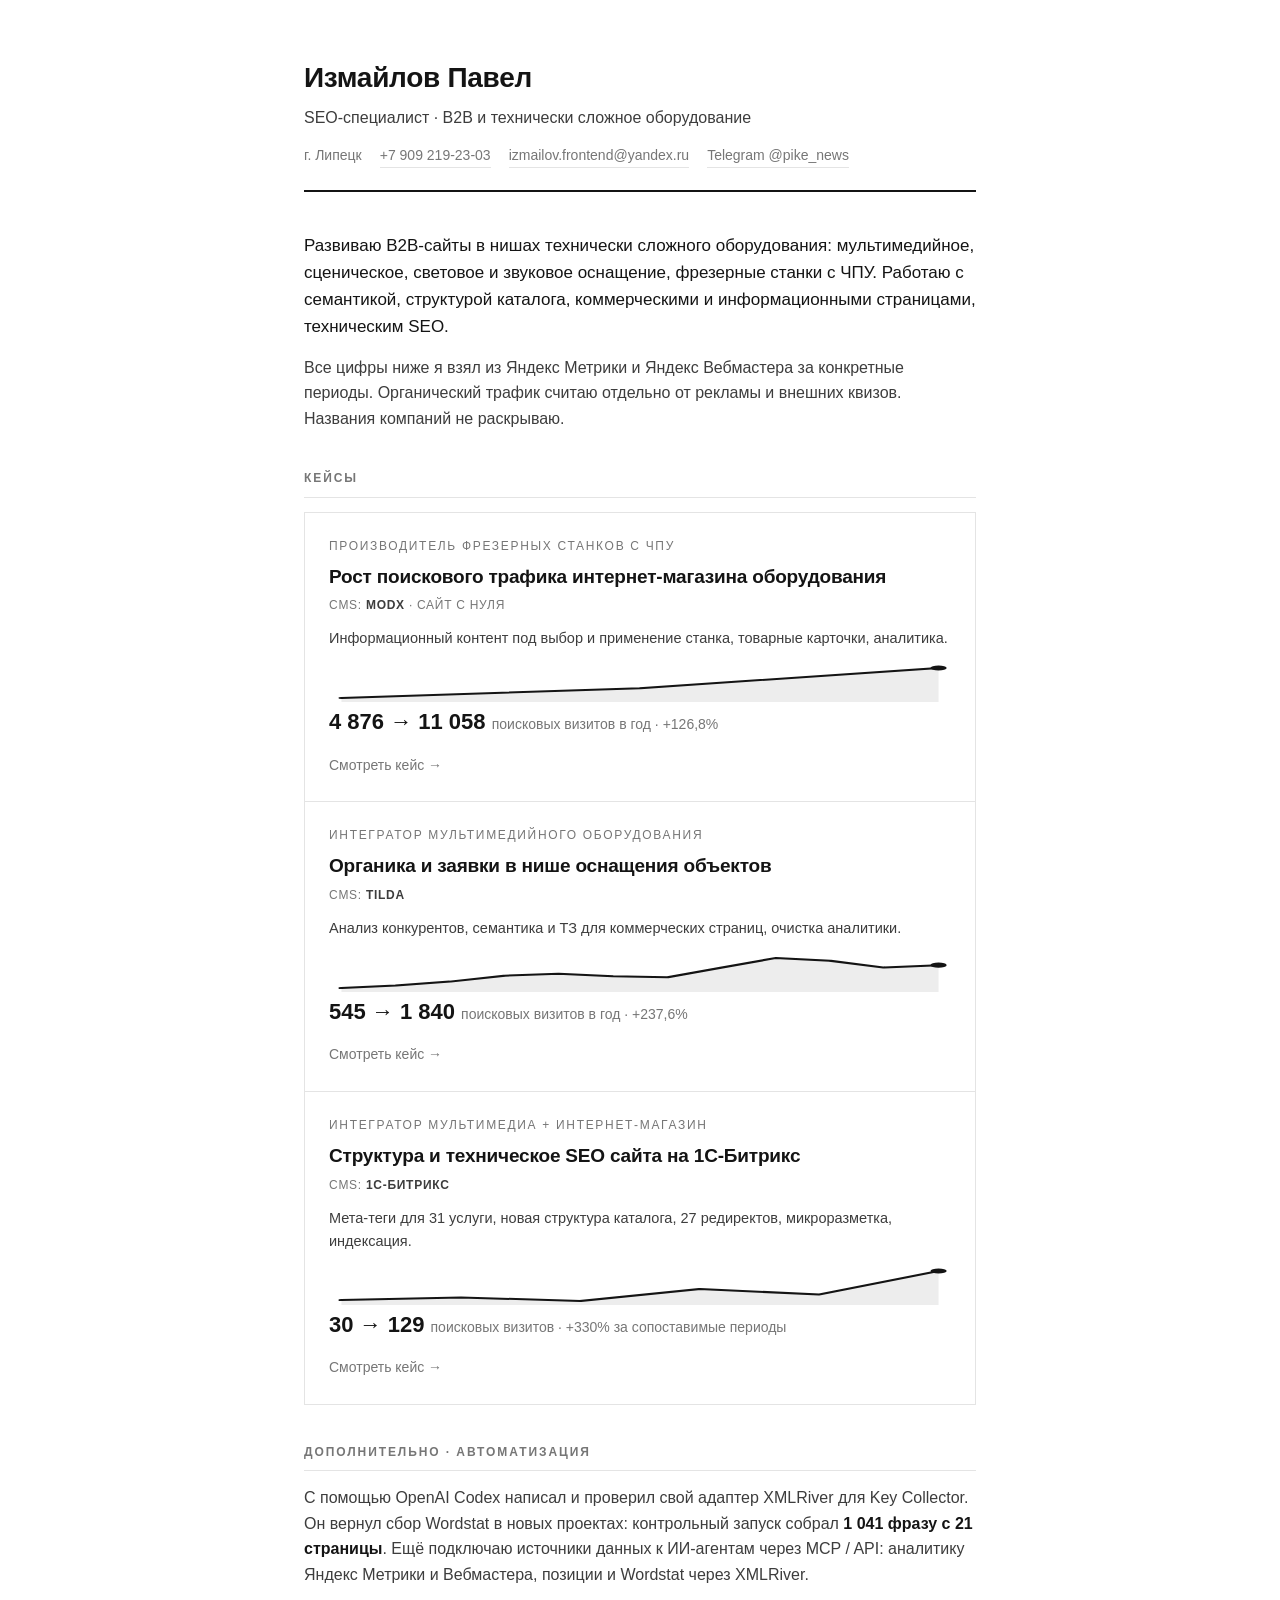
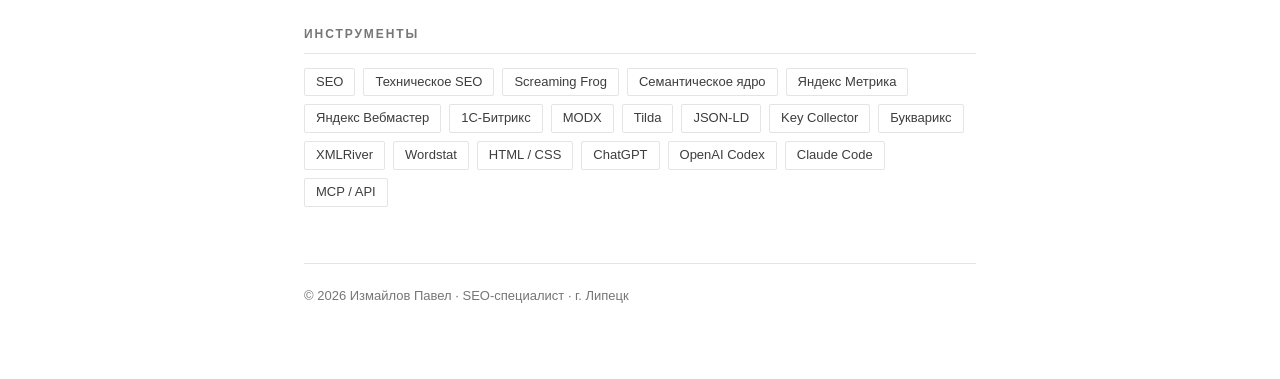
<file: index.html>
<!DOCTYPE html>
<html lang="ru">
<head>
<meta charset="UTF-8">
<meta name="viewport" content="width=device-width, initial-scale=1">
<title>Измайлов Павел — SEO-специалист · кейсы</title>
<meta name="description" content="SEO-специалист по B2B-проектам и технически сложному оборудованию. Кейсы с цифрами из Яндекс Метрики и Вебмастера.">
<link rel="stylesheet" href="styles.css">
</head>
<body>
<div class="wrap">

  <header class="masthead">
    <h1>Измайлов Павел</h1>
    <div class="role">SEO-специалист · B2B и технически сложное оборудование</div>
    <div class="contacts">
      <span>г. Липецк</span>
      <a href="tel:+79092192303">+7 909 219-23-03</a>
      <a href="mailto:izmailov.frontend@yandex.ru">izmailov.frontend@yandex.ru</a>
      <a href="https://t.me/pike_news">Telegram @pike_news</a>
    </div>
  </header>

  <section>
    <p class="lead">Развиваю B2B-сайты в нишах технически сложного оборудования: мультимедийное,
    сценическое, световое и звуковое оснащение, фрезерные станки с ЧПУ. Работаю с семантикой,
    структурой каталога, коммерческими и информационными страницами, техническим SEO.</p>
    <p style="margin-top:14px">Все цифры ниже я взял из Яндекс&nbsp;Метрики и Яндекс&nbsp;Вебмастера
    за конкретные периоды. Органический трафик считаю отдельно от рекламы и внешних квизов. Названия
    компаний не раскрываю.</p>
  </section>

  <section>
    <span class="eyebrow">Кейсы</span>
    <div class="cases">

      <a class="case-card" href="case-cnc.html">
        <div class="kicker">Производитель фрезерных станков с ЧПУ</div>
        <h3>Рост поискового трафика интернет-магазина оборудования</h3>
        <div class="cms">CMS: <b>MODX</b> · сайт с нуля</div>
        <p>Информационный контент под выбор и применение станка, товарные карточки, аналитика.</p>
        <svg class="spark" viewBox="0 0 200 38" preserveAspectRatio="none" role="img" aria-label="Рост поисковых визитов по годам"><path class="sarea" d="M4.0,38 L4.0,34.0 L100.0,24.2 L196.0,4.0 L196.0,38 Z"/><path class="sline" d="M4.0,34.0 L100.0,24.2 L196.0,4.0"/><circle class="sdot" cx="196.0" cy="4.0" r="2.6"/></svg>
        <div class="cc-metric">4 876 → 11 058 <span>поисковых визитов в год · +126,8%</span></div>
        <div class="go">Смотреть кейс →</div>
      </a>

      <a class="case-card" href="case-multimedia.html">
        <div class="kicker">Интегратор мультимедийного оборудования</div>
        <h3>Органика и заявки в нише оснащения объектов</h3>
        <div class="cms">CMS: <b>Tilda</b></div>
        <p>Анализ конкурентов, семантика и ТЗ для коммерческих страниц, очистка аналитики.</p>
        <svg class="spark" viewBox="0 0 200 38" preserveAspectRatio="none" role="img" aria-label="Поисковые визиты по месяцам 2025"><path class="sarea" d="M4.0,38 L4.0,34.0 L21.5,31.4 L38.9,27.6 L56.4,21.7 L73.8,19.8 L91.3,22.2 L108.7,23.3 L126.2,13.7 L143.6,4.0 L161.1,6.7 L178.5,13.6 L196.0,11.2 L196.0,38 Z"/><path class="sline" d="M4.0,34.0 L21.5,31.4 L38.9,27.6 L56.4,21.7 L73.8,19.8 L91.3,22.2 L108.7,23.3 L126.2,13.7 L143.6,4.0 L161.1,6.7 L178.5,13.6 L196.0,11.2"/><circle class="sdot" cx="196.0" cy="11.2" r="2.6"/></svg>
        <div class="cc-metric">545 → 1 840 <span>поисковых визитов в год · +237,6%</span></div>
        <div class="go">Смотреть кейс →</div>
      </a>

      <a class="case-card" href="case-multimedia-shop.html">
        <div class="kicker">Интегратор мультимедиа + интернет-магазин</div>
        <h3>Структура и техническое SEO сайта на 1С-Битрикс</h3>
        <div class="cms">CMS: <b>1С-Битрикс</b></div>
        <p>Мета-теги для 31 услуги, новая структура каталога, 27 редиректов, микроразметка, индексация.</p>
        <svg class="spark" viewBox="0 0 200 38" preserveAspectRatio="none" role="img" aria-label="Поисковые визиты по месяцам 2026"><path class="sarea" d="M4.0,38 L4.0,33.1 L42.4,30.4 L80.8,34.0 L119.2,22.0 L157.6,27.5 L196.0,4.0 L196.0,38 Z"/><path class="sline" d="M4.0,33.1 L42.4,30.4 L80.8,34.0 L119.2,22.0 L157.6,27.5 L196.0,4.0"/><circle class="sdot" cx="196.0" cy="4.0" r="2.6"/></svg>
        <div class="cc-metric">30 → 129 <span>поисковых визитов · +330% за сопоставимые периоды</span></div>
        <div class="go">Смотреть кейс →</div>
      </a>

    </div>
  </section>

  <section>
    <span class="eyebrow">Дополнительно · автоматизация</span>
    <p>С помощью OpenAI&nbsp;Codex написал и проверил свой адаптер XMLRiver для Key&nbsp;Collector.
    Он вернул сбор Wordstat в новых проектах: контрольный запуск собрал
    <strong>1&nbsp;041 фразу с 21 страницы</strong>. Ещё подключаю источники данных к ИИ-агентам через
    MCP&nbsp;/&nbsp;API: аналитику Яндекс&nbsp;Метрики и Вебмастера, позиции и Wordstat через XMLRiver.</p>
  </section>

  <section>
    <span class="eyebrow">Инструменты</span>
    <div class="tools">
      <span>SEO</span><span>Техническое SEO</span><span>Screaming Frog</span><span>Семантическое ядро</span>
      <span>Яндекс Метрика</span><span>Яндекс Вебмастер</span>
      <span>1С-Битрикс</span><span>MODX</span><span>Tilda</span><span>JSON-LD</span>
      <span>Key Collector</span><span>Букварикс</span><span>XMLRiver</span><span>Wordstat</span>
      <span>HTML / CSS</span><span>ChatGPT</span><span>OpenAI Codex</span>
      <span>Claude Code</span><span>MCP / API</span>
    </div>
  </section>

  <footer class="site-foot">
    <div>© 2026 Измайлов Павел · SEO-специалист · г. Липецк</div>
  </footer>

</div>
</body>
</html>
</file>
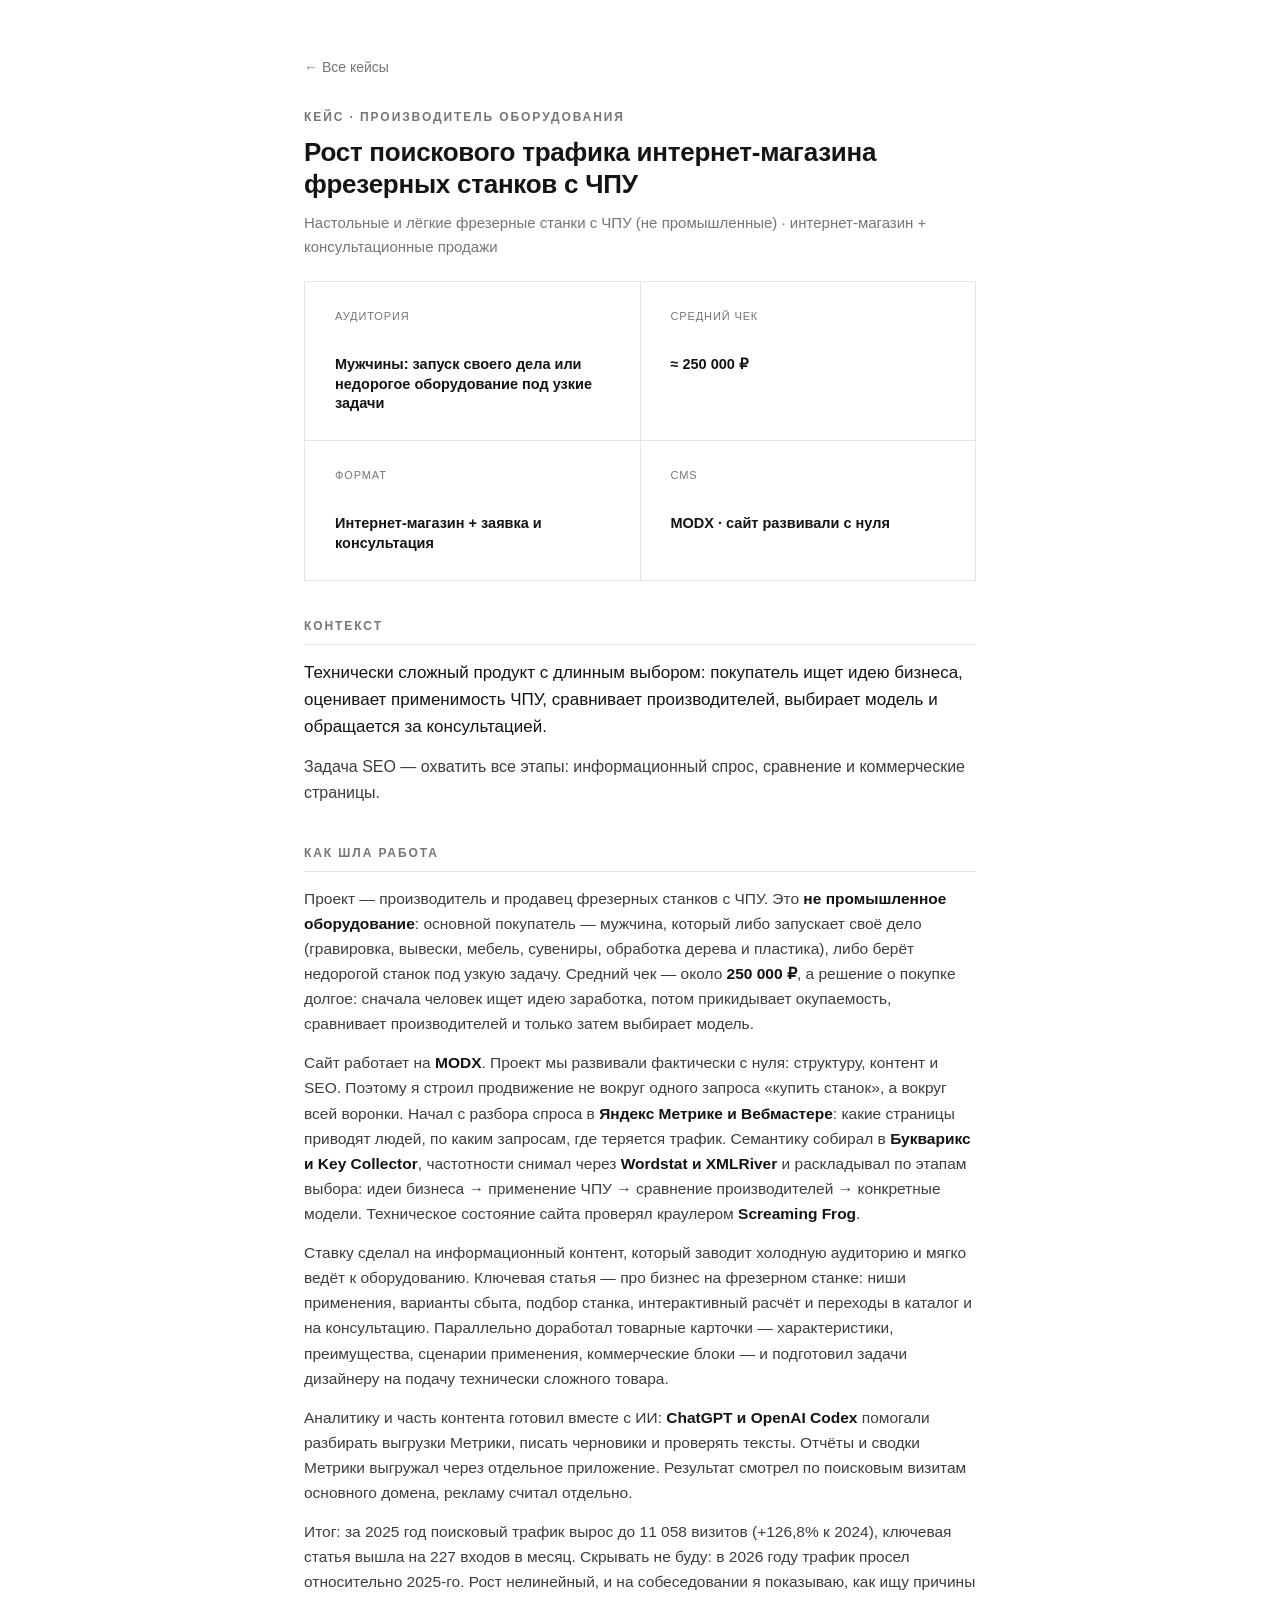
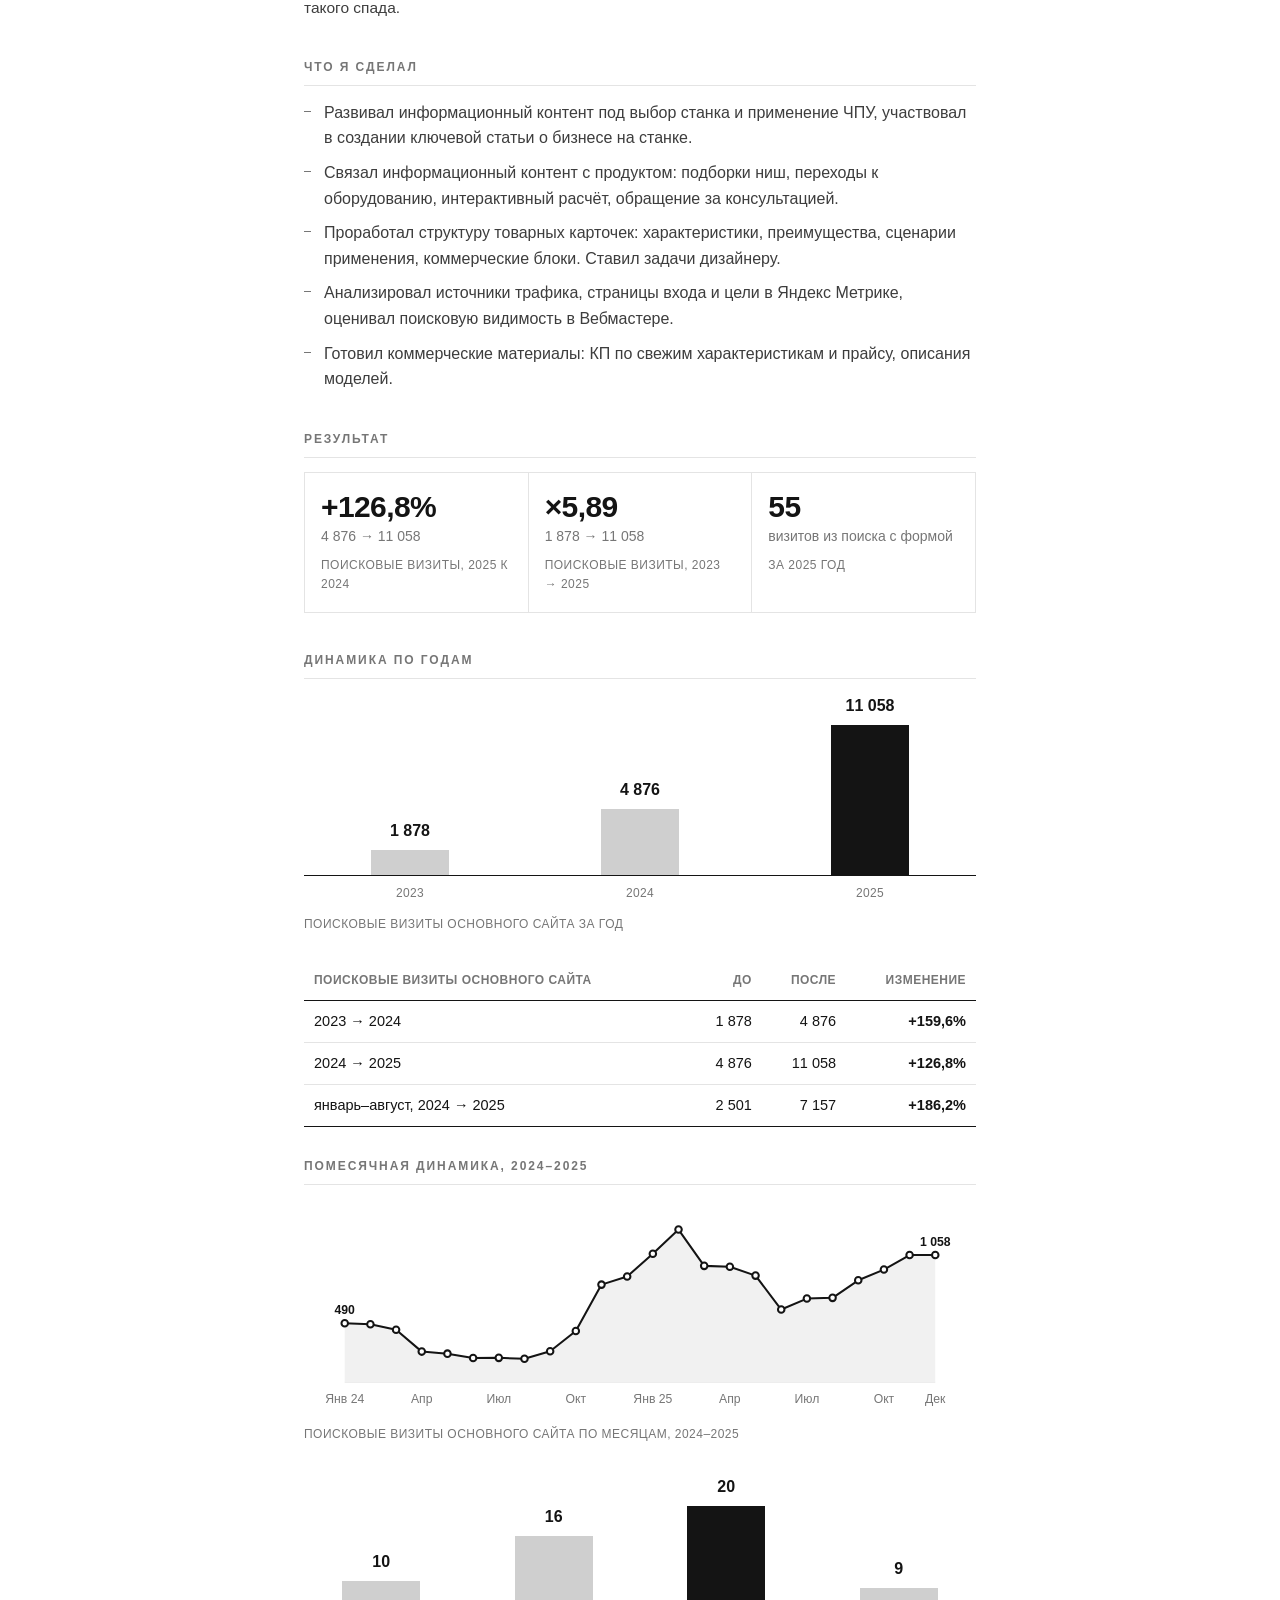
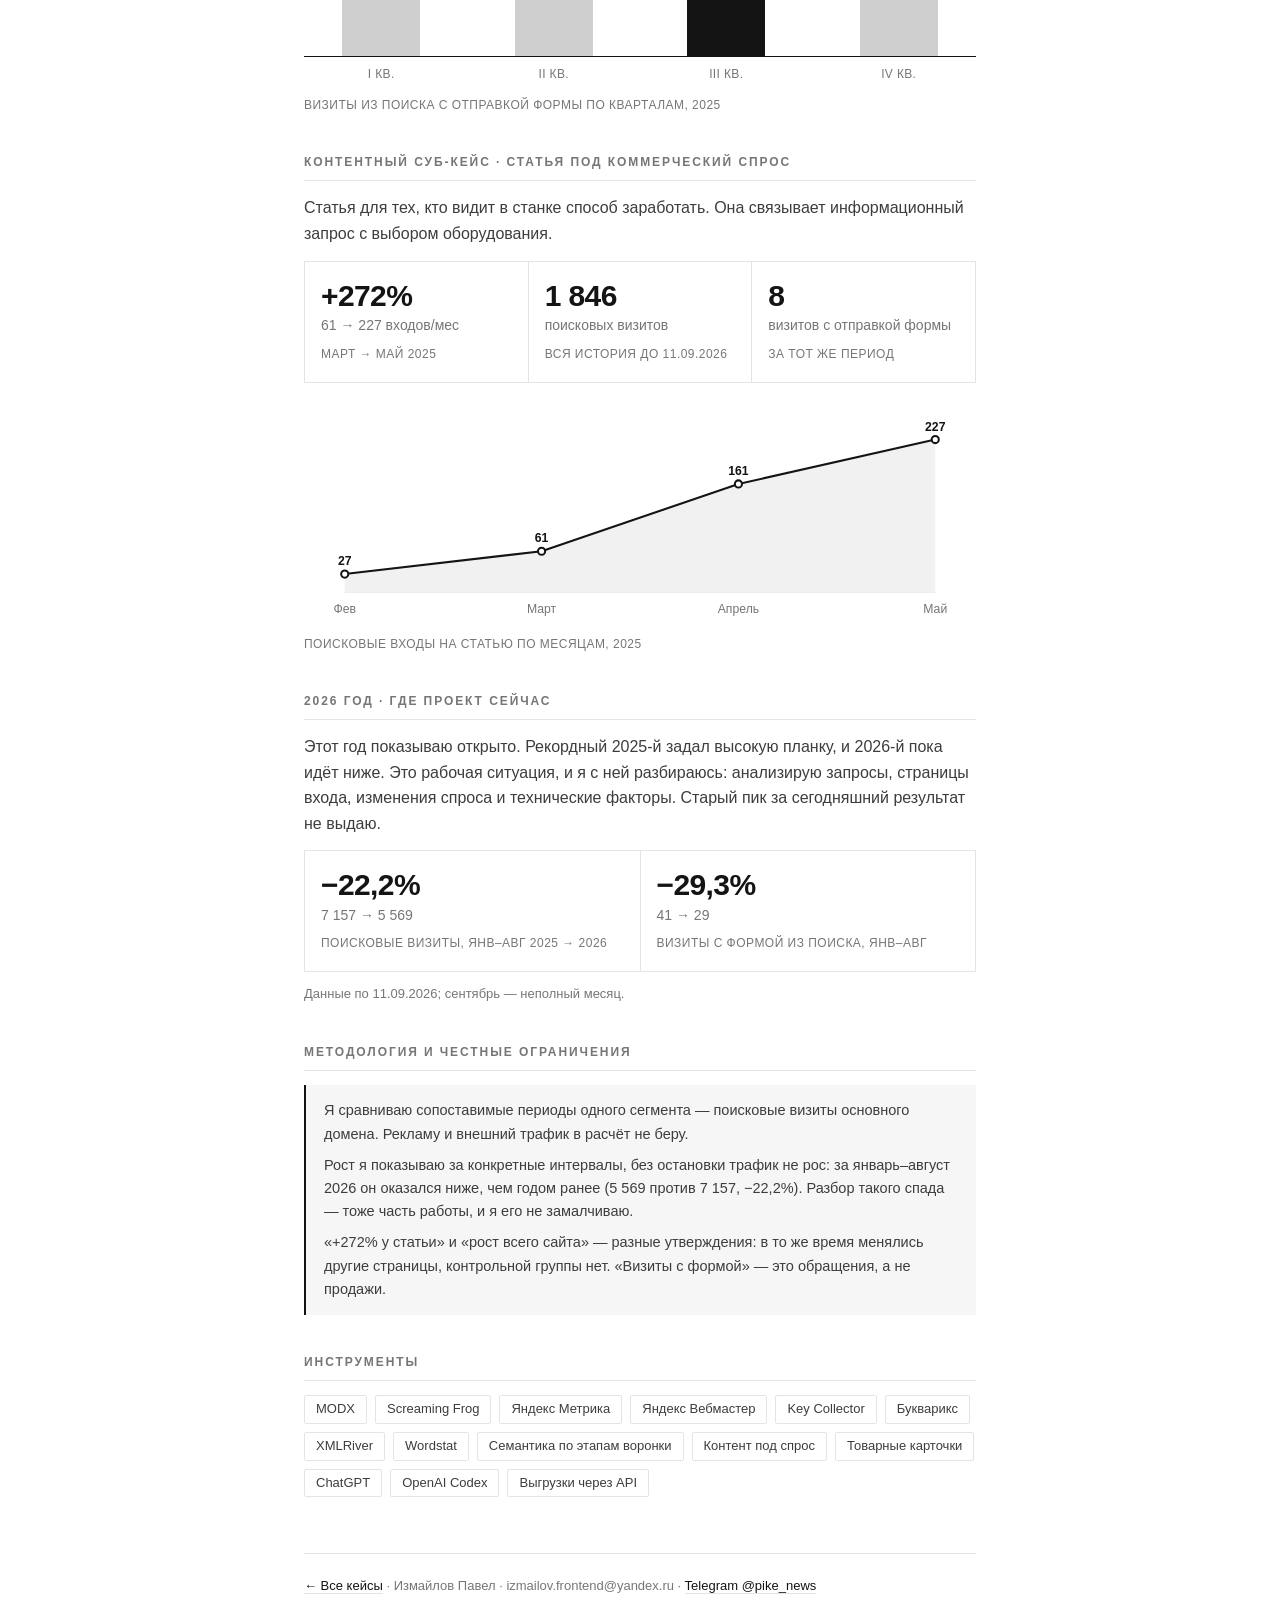
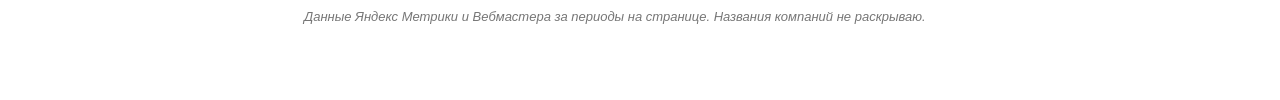
<file: case-cnc.html>
<!DOCTYPE html>
<html lang="ru">
<head>
<meta charset="UTF-8">
<meta name="viewport" content="width=device-width, initial-scale=1">
<title>Кейс — производитель фрезерных станков с ЧПУ · Измайлов Павел</title>
<meta name="description" content="SEO-кейс: рост поискового трафика интернет-магазина фрезерных станков с ЧПУ с 4 876 до 11 058 визитов в год (+126,8%).">
<link rel="stylesheet" href="styles.css">
</head>
<body>
<div class="wrap">

  <a class="back" href="index.html">← Все кейсы</a>

  <span class="eyebrow">Кейс · производитель оборудования</span>
  <h1 class="case-title">Рост поискового трафика интернет-магазина фрезерных станков с ЧПУ</h1>
  <div class="case-niche">Настольные и лёгкие фрезерные станки с ЧПУ (не промышленные) · интернет-магазин + консультационные продажи</div>

  <div class="projmeta">
    <div><div class="k">Аудитория</div><div class="v">Мужчины: запуск своего дела или недорогое оборудование под узкие задачи</div></div>
    <div><div class="k">Средний чек</div><div class="v">≈ 250 000 ₽</div></div>
    <div><div class="k">Формат</div><div class="v">Интернет-магазин + заявка и консультация</div></div>
    <div><div class="k">CMS</div><div class="v">MODX · сайт развивали с нуля</div></div>
  </div>

  <section>
    <span class="eyebrow">Контекст</span>
    <p class="lead">Технически сложный продукт с длинным выбором: покупатель ищет идею бизнеса,
    оценивает применимость ЧПУ, сравнивает производителей, выбирает модель и обращается за
    консультацией.</p>
    <p style="margin-top:14px">Задача SEO — охватить все этапы: информационный спрос, сравнение и
    коммерческие страницы.</p>
  </section>

  <section class="narrative">
    <span class="eyebrow">Как шла работа</span>
    <p>Проект — производитель и продавец фрезерных станков с ЧПУ. Это <strong>не промышленное
    оборудование</strong>: основной покупатель — мужчина, который либо запускает своё дело
    (гравировка, вывески, мебель, сувениры, обработка дерева и пластика), либо берёт недорогой
    станок под узкую задачу. Средний чек — около <strong>250 000 ₽</strong>, а решение о покупке
    долгое: сначала человек ищет идею заработка, потом прикидывает окупаемость, сравнивает
    производителей и только затем выбирает модель.</p>

    <p>Сайт работает на <strong>MODX</strong>. Проект мы развивали фактически с нуля: структуру,
    контент и SEO. Поэтому я строил продвижение не вокруг одного запроса «купить станок», а вокруг
    всей воронки. Начал с разбора спроса в <strong>Яндекс Метрике и Вебмастере</strong>: какие
    страницы приводят людей, по каким запросам, где теряется трафик. Семантику собирал в
    <strong>Букварикс и Key Collector</strong>, частотности снимал через <strong>Wordstat и
    XMLRiver</strong> и раскладывал по этапам выбора: идеи бизнеса → применение ЧПУ → сравнение
    производителей → конкретные модели. Техническое состояние сайта проверял краулером
    <strong>Screaming Frog</strong>.</p>

    <p>Ставку сделал на информационный контент, который заводит холодную аудиторию и мягко ведёт
    к оборудованию. Ключевая статья — про бизнес на фрезерном станке: ниши применения, варианты
    сбыта, подбор станка, интерактивный расчёт и переходы в каталог и на консультацию. Параллельно
    доработал товарные карточки — характеристики, преимущества, сценарии применения, коммерческие
    блоки — и подготовил задачи дизайнеру на подачу технически сложного товара.</p>

    <p>Аналитику и часть контента готовил вместе с ИИ: <strong>ChatGPT и OpenAI Codex</strong>
    помогали разбирать выгрузки Метрики, писать черновики и проверять тексты. Отчёты и сводки
    Метрики выгружал через отдельное приложение. Результат смотрел по поисковым визитам основного
    домена, рекламу считал отдельно.</p>

    <p>Итог: за 2025 год поисковый трафик вырос до 11 058 визитов (+126,8% к 2024), ключевая
    статья вышла на 227 входов в месяц. Скрывать не буду: в 2026 году трафик просел относительно
    2025-го. Рост нелинейный, и на собеседовании я показываю, как ищу причины такого спада.</p>
  </section>

  <section>
    <span class="eyebrow">Что я сделал</span>
    <ul class="facts">
      <li>Развивал информационный контент под выбор станка и применение ЧПУ, участвовал в создании ключевой статьи о бизнесе на станке.</li>
      <li>Связал информационный контент с продуктом: подборки ниш, переходы к оборудованию, интерактивный расчёт, обращение за консультацией.</li>
      <li>Проработал структуру товарных карточек: характеристики, преимущества, сценарии применения, коммерческие блоки. Ставил задачи дизайнеру.</li>
      <li>Анализировал источники трафика, страницы входа и цели в Яндекс&nbsp;Метрике, оценивал поисковую видимость в Вебмастере.</li>
      <li>Готовил коммерческие материалы: КП по свежим характеристикам и прайсу, описания моделей.</li>
    </ul>
  </section>

  <section>
    <span class="eyebrow">Результат</span>
    <div class="metrics">
      <div class="metric">
        <div class="num">+126,8%</div>
        <div class="delta">4 876 → 11 058</div>
        <div class="cap">Поисковые визиты, 2025 к 2024</div>
      </div>
      <div class="metric">
        <div class="num">×5,89</div>
        <div class="delta">1 878 → 11 058</div>
        <div class="cap">Поисковые визиты, 2023 → 2025</div>
      </div>
      <div class="metric">
        <div class="num">55</div>
        <div class="delta">визитов из поиска с формой</div>
        <div class="cap">За 2025 год</div>
      </div>
    </div>
  </section>

  <section>
    <span class="eyebrow">Динамика по годам</span>
    <figure>
      <div class="barchart">
        <div class="barcol"><div class="bval">1 878</div><div class="bar prev" style="height:25px"></div></div>
        <div class="barcol"><div class="bval">4 876</div><div class="bar prev" style="height:66px"></div></div>
        <div class="barcol"><div class="bval">11 058</div><div class="bar" style="height:150px"></div></div>
      </div>
      <div class="barlabs"><div>2023</div><div>2024</div><div>2025</div></div>
      <figcaption>Поисковые визиты основного сайта за год</figcaption>
    </figure>
    <table style="margin-top:28px">
      <thead>
        <tr><th>Поисковые визиты основного сайта</th><th>До</th><th>После</th><th>Изменение</th></tr>
      </thead>
      <tbody>
        <tr><td>2023 → 2024</td><td>1 878</td><td>4 876</td><td class="pos">+159,6%</td></tr>
        <tr><td>2024 → 2025</td><td>4 876</td><td>11 058</td><td class="pos">+126,8%</td></tr>
        <tr><td>январь–август, 2024 → 2025</td><td>2 501</td><td>7 157</td><td class="pos">+186,2%</td></tr>
      </tbody>
    </table>

    <div class="eyebrow" style="margin:30px 0 14px">Помесячная динамика, 2024–2025</div>
    <figure>
      <svg class="linechart" viewBox="0 0 660 210" preserveAspectRatio="xMidYMid meet" role="img" aria-label="Помесячная динамика поисковых визитов 2024 и 2025">
        <line class="grid" x1="40" y1="180" x2="620" y2="180"/>
        <path class="area" d="M40.00,180 L40.00,122.13 L65.22,123.07 L90.43,128.39 L115.65,149.88 L140.87,151.89 L166.09,156.26 L191.30,156.02 L216.52,156.97 L241.74,149.53 L266.96,129.69 L292.17,84.09 L317.39,76.18 L342.61,53.74 L367.83,30.00 L393.04,65.67 L418.26,66.61 L443.48,75.24 L468.70,108.54 L493.91,97.80 L519.13,97.09 L544.35,79.84 L569.57,69.33 L594.78,55.04 L620.00,55.04 L620.00,180 Z"/>
        <path class="line" d="M40.00,122.13 L65.22,123.07 L90.43,128.39 L115.65,149.88 L140.87,151.89 L166.09,156.26 L191.30,156.02 L216.52,156.97 L241.74,149.53 L266.96,129.69 L292.17,84.09 L317.39,76.18 L342.61,53.74 L367.83,30.00 L393.04,65.67 L418.26,66.61 L443.48,75.24 L468.70,108.54 L493.91,97.80 L519.13,97.09 L544.35,79.84 L569.57,69.33 L594.78,55.04 L620.00,55.04"/>
        <circle class="dot" cx="40.00" cy="122.13" r="3.2"/><circle class="dot" cx="65.22" cy="123.07" r="3.2"/><circle class="dot" cx="90.43" cy="128.39" r="3.2"/><circle class="dot" cx="115.65" cy="149.88" r="3.2"/><circle class="dot" cx="140.87" cy="151.89" r="3.2"/><circle class="dot" cx="166.09" cy="156.26" r="3.2"/><circle class="dot" cx="191.30" cy="156.02" r="3.2"/><circle class="dot" cx="216.52" cy="156.97" r="3.2"/><circle class="dot" cx="241.74" cy="149.53" r="3.2"/><circle class="dot" cx="266.96" cy="129.69" r="3.2"/><circle class="dot" cx="292.17" cy="84.09" r="3.2"/><circle class="dot" cx="317.39" cy="76.18" r="3.2"/><circle class="dot" cx="342.61" cy="53.74" r="3.2"/><circle class="dot" cx="367.83" cy="30.00" r="3.2"/><circle class="dot" cx="393.04" cy="65.67" r="3.2"/><circle class="dot" cx="418.26" cy="66.61" r="3.2"/><circle class="dot" cx="443.48" cy="75.24" r="3.2"/><circle class="dot" cx="468.70" cy="108.54" r="3.2"/><circle class="dot" cx="493.91" cy="97.80" r="3.2"/><circle class="dot" cx="519.13" cy="97.09" r="3.2"/><circle class="dot" cx="544.35" cy="79.84" r="3.2"/><circle class="dot" cx="569.57" cy="69.33" r="3.2"/><circle class="dot" cx="594.78" cy="55.04" r="3.2"/><circle class="dot" cx="620.00" cy="55.04" r="3.2"/>
        <text class="val" x="40.00" y="113.13" text-anchor="middle">490</text>
        <text class="val" x="620.00" y="46.04" text-anchor="middle">1 058</text>
        <text class="lbl" x="40.00" y="200" text-anchor="middle">Янв 24</text>
        <text class="lbl" x="115.65" y="200" text-anchor="middle">Апр</text>
        <text class="lbl" x="191.30" y="200" text-anchor="middle">Июл</text>
        <text class="lbl" x="266.96" y="200" text-anchor="middle">Окт</text>
        <text class="lbl" x="342.61" y="200" text-anchor="middle">Янв 25</text>
        <text class="lbl" x="418.26" y="200" text-anchor="middle">Апр</text>
        <text class="lbl" x="493.91" y="200" text-anchor="middle">Июл</text>
        <text class="lbl" x="569.57" y="200" text-anchor="middle">Окт</text>
        <text class="lbl" x="620.00" y="200" text-anchor="middle">Дек</text>
      </svg>
      <figcaption>Поисковые визиты основного сайта по месяцам, 2024–2025</figcaption>
    </figure>

    <figure style="margin-top:30px">
      <div class="barchart">
        <div class="barcol"><div class="bval">10</div><div class="bar prev" style="height:75px"></div></div>
        <div class="barcol"><div class="bval">16</div><div class="bar prev" style="height:120px"></div></div>
        <div class="barcol"><div class="bval">20</div><div class="bar" style="height:150px"></div></div>
        <div class="barcol"><div class="bval">9</div><div class="bar prev" style="height:68px"></div></div>
      </div>
      <div class="barlabs"><div>I кв.</div><div>II кв.</div><div>III кв.</div><div>IV кв.</div></div>
      <figcaption>Визиты из поиска с отправкой формы по кварталам, 2025</figcaption>
    </figure>
  </section>

  <section>
    <span class="eyebrow">Контентный суб-кейс · статья под коммерческий спрос</span>
    <p>Статья для тех, кто видит в станке способ заработать. Она связывает информационный запрос
    с выбором оборудования.</p>
    <div class="metrics" style="margin-top:6px">
      <div class="metric">
        <div class="num">+272%</div>
        <div class="delta">61 → 227 входов/мес</div>
        <div class="cap">Март → май 2025</div>
      </div>
      <div class="metric">
        <div class="num">1 846</div>
        <div class="delta">поисковых визитов</div>
        <div class="cap">Вся история до 11.09.2026</div>
      </div>
      <div class="metric">
        <div class="num">8</div>
        <div class="delta">визитов с отправкой формы</div>
        <div class="cap">За тот же период</div>
      </div>
    </div>
    <figure style="margin-top:26px">
      <svg class="linechart" viewBox="0 0 660 210" preserveAspectRatio="xMidYMid meet" role="img" aria-label="Рост поисковых входов на статью с 27 до 227 в месяц">
        <line class="grid" x1="40" y1="180" x2="620" y2="180"/>
        <path class="area" d="M40,180 L40,162.16 L233.33,139.69 L426.67,73.61 L620,30 L620,180 Z"/>
        <path class="line" d="M40,162.16 L233.33,139.69 L426.67,73.61 L620,30"/>
        <circle class="dot" cx="40" cy="162.16" r="3.5"/>
        <circle class="dot" cx="233.33" cy="139.69" r="3.5"/>
        <circle class="dot" cx="426.67" cy="73.61" r="3.5"/>
        <circle class="dot" cx="620" cy="30" r="3.5"/>
        <text class="val" x="40" y="153" text-anchor="middle">27</text>
        <text class="val" x="233.33" y="131" text-anchor="middle">61</text>
        <text class="val" x="426.67" y="65" text-anchor="middle">161</text>
        <text class="val" x="620" y="22" text-anchor="middle">227</text>
        <text class="lbl" x="40" y="200" text-anchor="middle">Фев</text>
        <text class="lbl" x="233.33" y="200" text-anchor="middle">Март</text>
        <text class="lbl" x="426.67" y="200" text-anchor="middle">Апрель</text>
        <text class="lbl" x="620" y="200" text-anchor="middle">Май</text>
      </svg>
      <figcaption>Поисковые входы на статью по месяцам, 2025</figcaption>
    </figure>
  </section>

  <section>
    <span class="eyebrow">2026 год · где проект сейчас</span>
    <p>Этот год показываю открыто. Рекордный 2025-й задал высокую планку, и 2026-й пока идёт ниже.
    Это рабочая ситуация, и я с ней разбираюсь: анализирую запросы, страницы входа, изменения спроса
    и технические факторы. Старый пик за сегодняшний результат не выдаю.</p>
    <div class="metrics two" style="margin-top:8px">
      <div class="metric"><div class="num">−22,2%</div><div class="delta">7 157 → 5 569</div><div class="cap">Поисковые визиты, янв–авг 2025 → 2026</div></div>
      <div class="metric"><div class="num">−29,3%</div><div class="delta">41 → 29</div><div class="cap">Визиты с формой из поиска, янв–авг</div></div>
    </div>
    <p class="chart-cap" style="margin-top:12px">Данные по 11.09.2026; сентябрь — неполный месяц.</p>
  </section>

  <section>
    <span class="eyebrow">Методология и честные ограничения</span>
    <div class="note">
      <p>Я сравниваю сопоставимые периоды одного сегмента — поисковые визиты основного домена.
      Рекламу и внешний трафик в расчёт не беру.</p>
      <p>Рост я показываю за конкретные интервалы, без остановки трафик не рос: за январь–август 2026
      он оказался ниже, чем годом ранее (5 569 против 7 157, −22,2%). Разбор такого спада — тоже часть
      работы, и я его не замалчиваю.</p>
      <p>«+272% у статьи» и «рост всего сайта» — разные утверждения: в то же время менялись другие
      страницы, контрольной группы нет. «Визиты с формой» — это обращения, а не продажи.</p>
    </div>
  </section>

  <section>
    <span class="eyebrow">Инструменты</span>
    <div class="tools">
      <span>MODX</span><span>Screaming Frog</span><span>Яндекс Метрика</span><span>Яндекс Вебмастер</span>
      <span>Key Collector</span><span>Букварикс</span><span>XMLRiver</span><span>Wordstat</span><span>Семантика по этапам воронки</span>
      <span>Контент под спрос</span><span>Товарные карточки</span>
      <span>ChatGPT</span><span>OpenAI Codex</span><span>Выгрузки через API</span>
    </div>
  </section>

  <footer class="site-foot">
    <div><a href="index.html">← Все кейсы</a> · Измайлов Павел · izmailov.frontend@yandex.ru · <a href="https://t.me/pike_news">Telegram @pike_news</a></div>
    <div class="disc">Данные Яндекс Метрики и Вебмастера за периоды на странице. Названия компаний не раскрываю.</div>
  </footer>

</div>
</body>
</html>
</file>
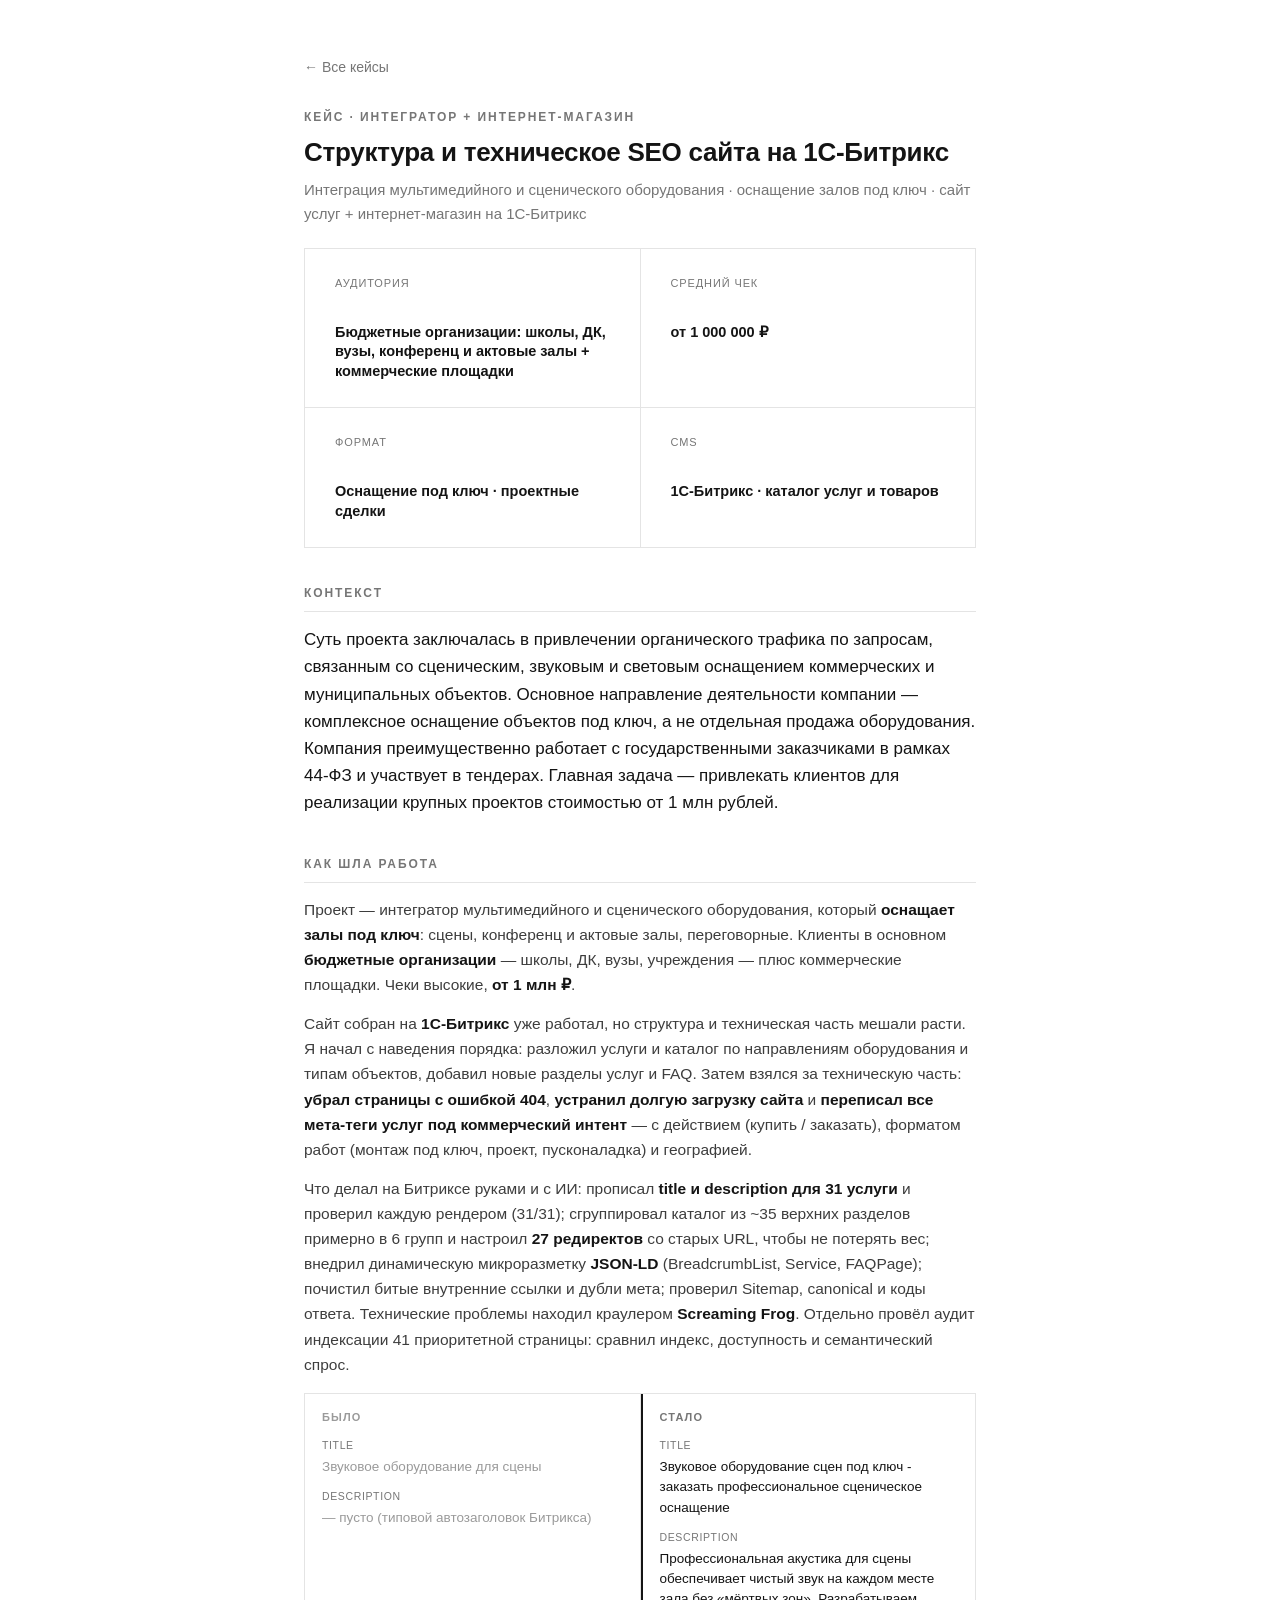
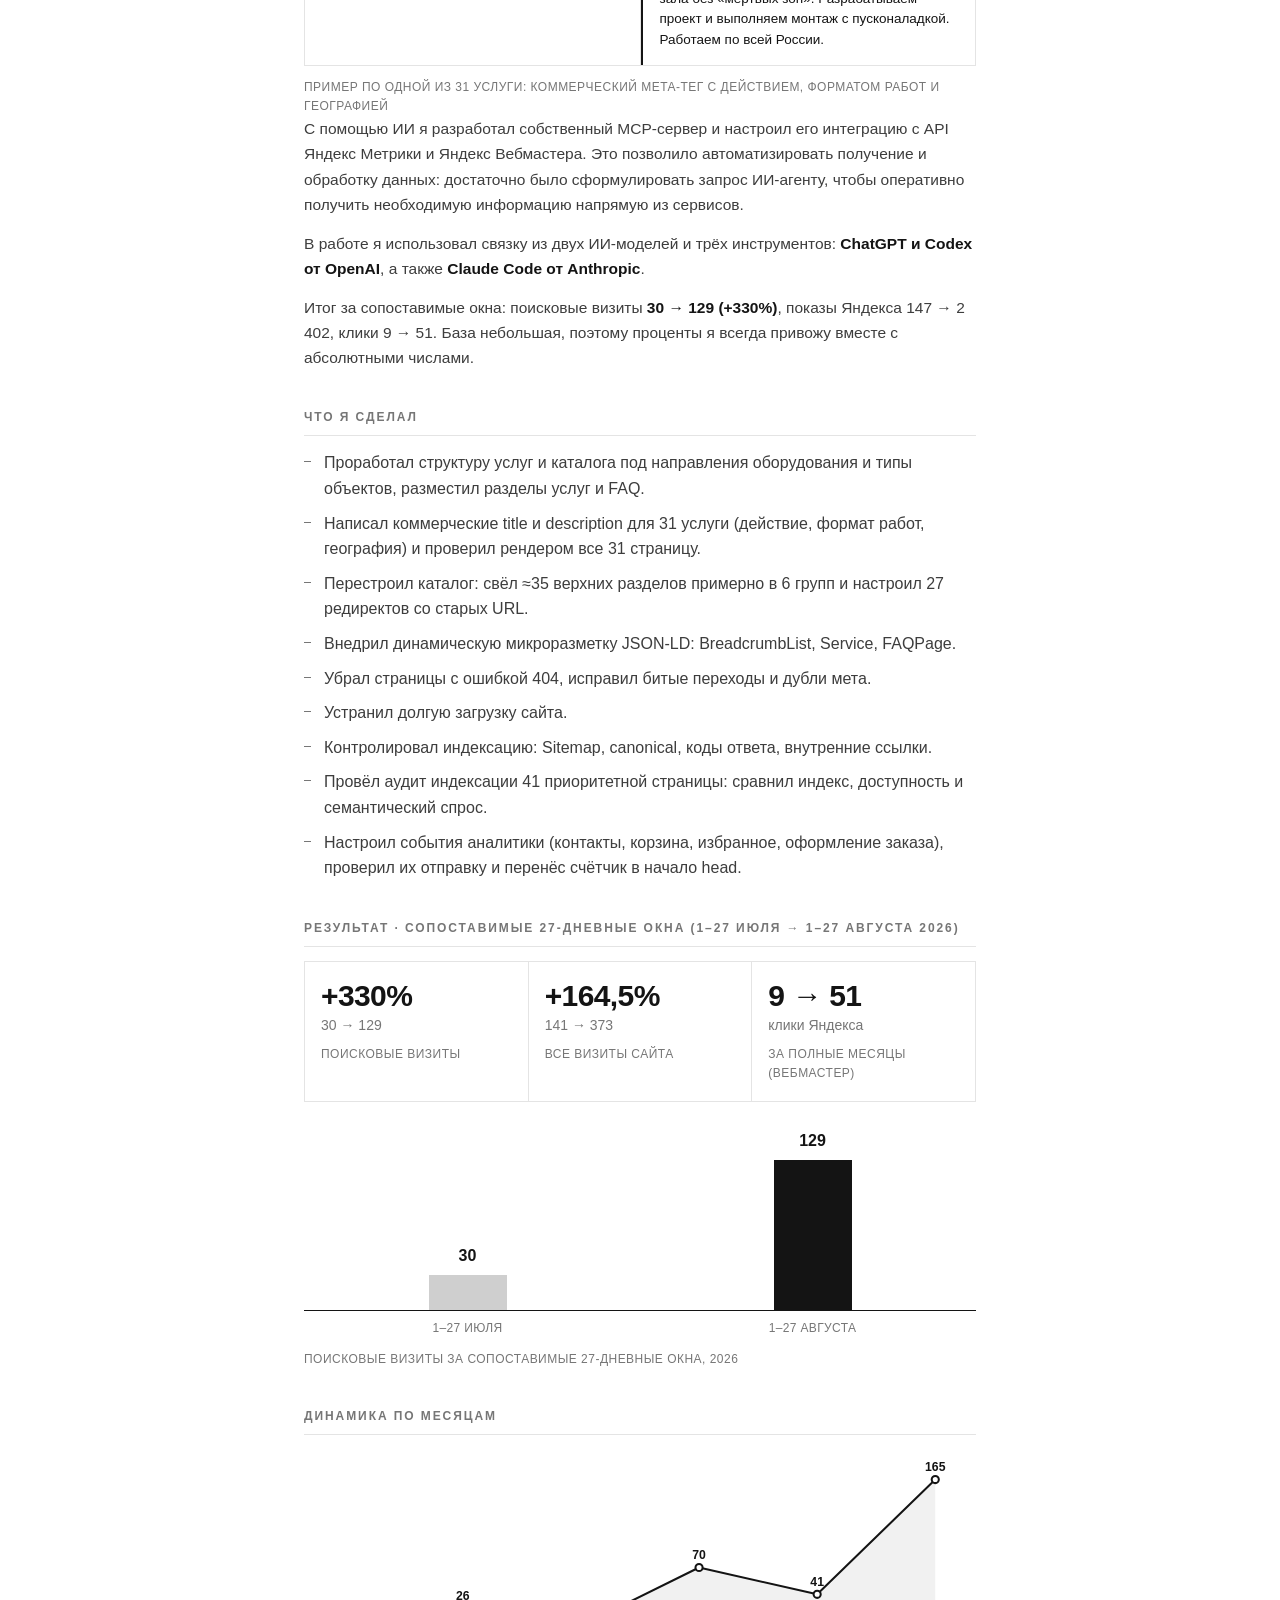
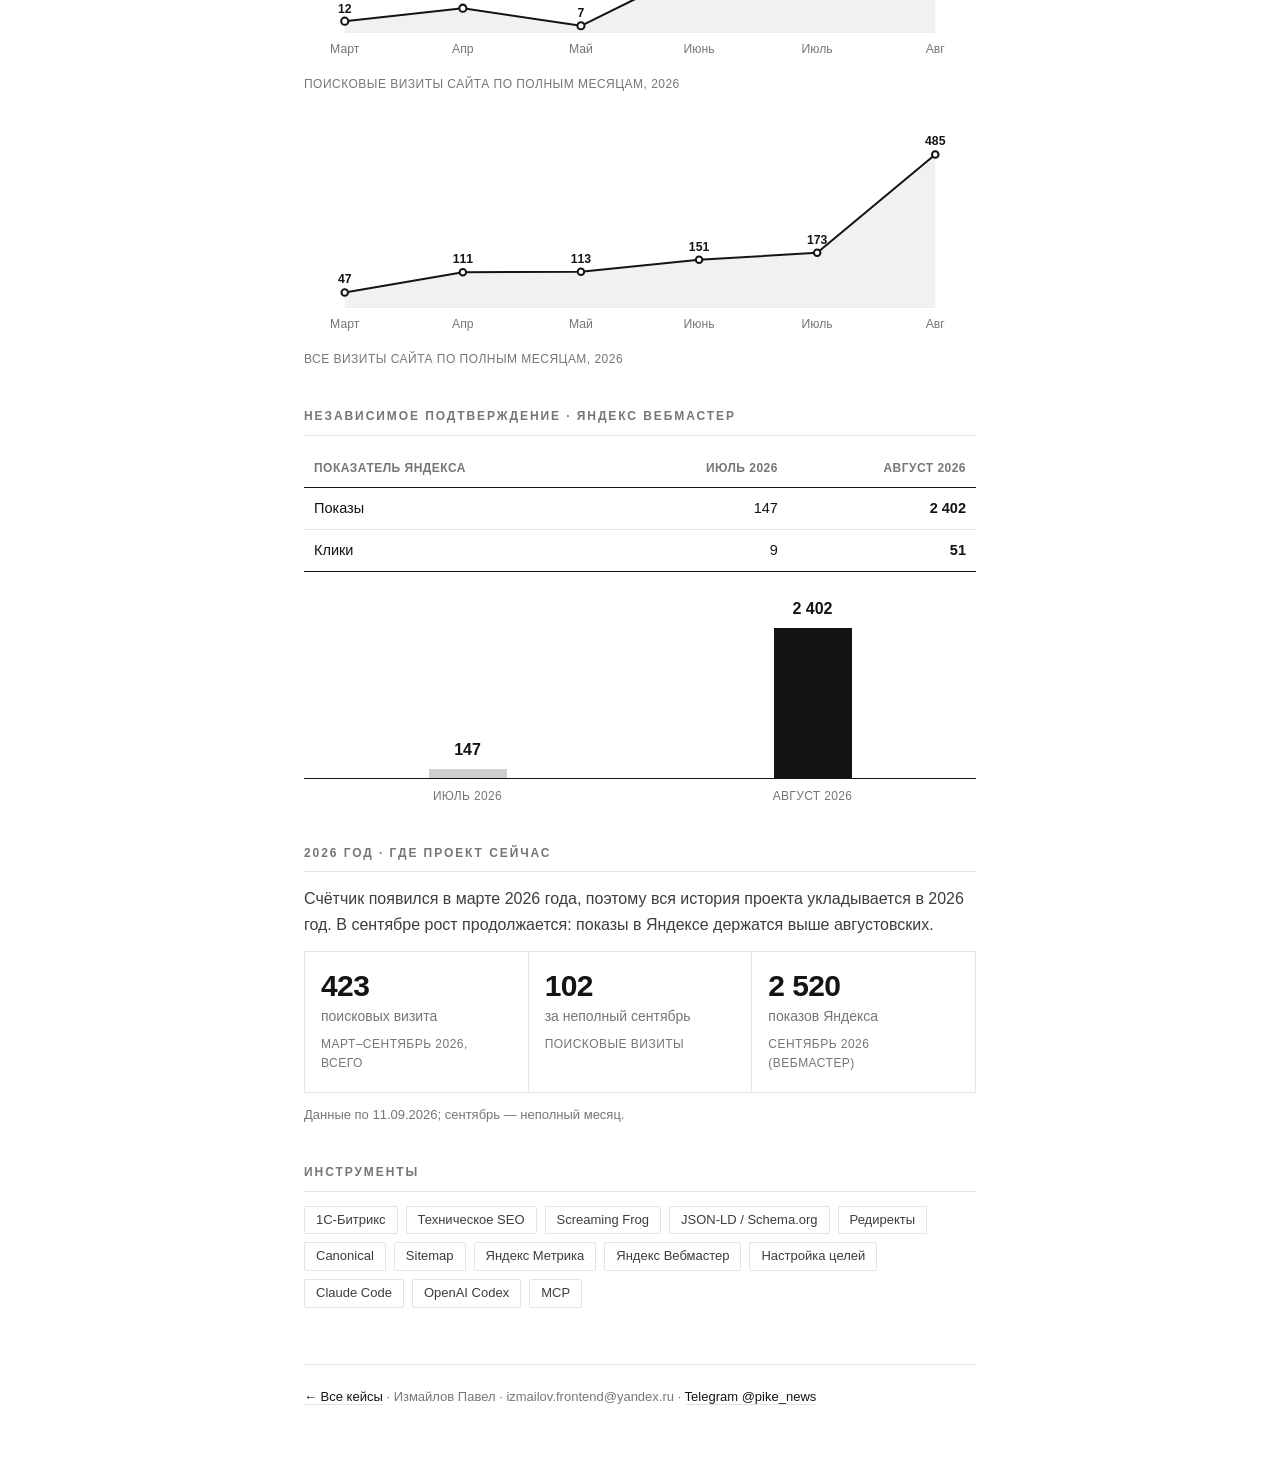
<file: case-multimedia-shop.html>
<!DOCTYPE html>
<html lang="ru">
<head>
<meta charset="UTF-8">
<meta name="viewport" content="width=device-width, initial-scale=1">
<title>Кейс — интегратор мультимедиа + интернет-магазин (1С-Битрикс) · Измайлов Павел</title>
<meta name="description" content="SEO-кейс: техническое SEO и структура сайта на 1С-Битрикс. Поисковые визиты 30 → 129 (+330%) за сопоставимые периоды, клики Яндекса 9 → 51.">
<link rel="stylesheet" href="styles.css">
</head>
<body>
<div class="wrap">

  <a class="back" href="index.html">← Все кейсы</a>

  <span class="eyebrow">Кейс · интегратор + интернет-магазин</span>
  <h1 class="case-title">Структура и техническое SEO сайта на 1С-Битрикс</h1>
  <div class="case-niche">Интеграция мультимедийного и сценического оборудования · оснащение залов под ключ · сайт услуг + интернет-магазин на 1С-Битрикс</div>

  <div class="projmeta">
    <div><div class="k">Аудитория</div><div class="v">Бюджетные организации: школы, ДК, вузы, конференц и актовые залы + коммерческие площадки</div></div>
    <div><div class="k">Средний чек</div><div class="v">от 1 000 000 ₽</div></div>
    <div><div class="k">Формат</div><div class="v">Оснащение под ключ · проектные сделки</div></div>
    <div><div class="k">CMS</div><div class="v">1С-Битрикс · каталог услуг и товаров</div></div>
  </div>

  <section>
    <span class="eyebrow">Контекст</span>
    <p class="lead">Суть проекта заключалась в привлечении органического трафика по запросам, связанным со сценическим, звуковым и световым оснащением коммерческих и муниципальных объектов. Основное направление деятельности компании — комплексное оснащение объектов под ключ, а не отдельная продажа оборудования. Компания преимущественно работает с государственными заказчиками в рамках 44-ФЗ и участвует в тендерах. Главная задача — привлекать клиентов для реализации крупных проектов стоимостью от 1 млн рублей.</p>
    <p style="margin-top:14px">
    </p>
  </section>

  <section class="narrative">
    <span class="eyebrow">Как шла работа</span>
    <p>Проект — интегратор мультимедийного и сценического оборудования, который <strong>оснащает
    залы под ключ</strong>: сцены, конференц и актовые залы, переговорные. Клиенты в основном
    <strong>бюджетные организации</strong> — школы, ДК, вузы, учреждения — плюс коммерческие
    площадки. Чеки высокие, <strong>от 1 млн ₽</strong>.</p>

    <p>Сайт собран на <strong>1С-Битрикс</strong> уже работал, но структура и техническая часть мешали
    расти. Я начал с наведения порядка: разложил услуги и каталог по направлениям оборудования и
    типам объектов, добавил новые разделы услуг и FAQ. Затем взялся за техническую часть:
    <strong>убрал страницы с ошибкой 404</strong>, <strong>устранил долгую загрузку сайта</strong>
    и <strong>переписал все мета-теги услуг под коммерческий интент</strong> — с действием
    (купить / заказать), форматом работ (монтаж под ключ, проект, пусконаладка) и географией.</p>

    <p>Что делал на Битриксе руками и с ИИ: прописал <strong>title и description для 31 услуги</strong>
    и проверил каждую рендером (31/31); сгруппировал каталог из ~35 верхних разделов примерно в 6
    групп и настроил <strong>27 редиректов</strong> со старых URL, чтобы не потерять вес; внедрил
    динамическую микроразметку <strong>JSON-LD</strong> (BreadcrumbList, Service, FAQPage); почистил
    битые внутренние ссылки и дубли мета; проверил Sitemap, canonical и коды ответа. Технические
    проблемы находил краулером <strong>Screaming Frog</strong>. Отдельно провёл аудит индексации 41
    приоритетной страницы: сравнил индекс, доступность и семантический спрос.</p>

    <figure>
      <div class="metaex">
        <div class="before">
          <div class="h">Было</div>
          <div class="lab">Title</div>
          <div class="t">Звуковое оборудование для сцены</div>
          <div class="lab">Description</div>
          <div class="t">— пусто (типовой автозаголовок Битрикса)</div>
        </div>
        <div class="after">
          <div class="h">Стало</div>
          <div class="lab">Title</div>
          <div class="t">Звуковое оборудование сцен под ключ - заказать профессиональное сценическое оснащение</div>
          <div class="lab">Description</div>
          <div class="t">Профессиональная акустика для сцены обеспечивает чистый звук на каждом месте зала без «мёртвых зон». Разрабатываем проект и выполняем монтаж с пусконаладкой. Работаем по всей России.</div>
        </div>
      </div>
      <figcaption>Пример по одной из 31 услуги: коммерческий мета-тег с действием, форматом работ и географией</figcaption>
    </figure>

    <p>С помощью ИИ я разработал собственный MCP-сервер и настроил его интеграцию с API Яндекс Метрики и Яндекс Вебмастера. Это позволило автоматизировать получение и обработку данных: достаточно было сформулировать запрос ИИ-агенту, чтобы оперативно получить необходимую информацию напрямую из сервисов.</p>
    <p>В работе я использовал связку из двух ИИ-моделей и трёх инструментов: <strong>ChatGPT и Codex от OpenAI</strong>, а также <strong>Claude Code от Anthropic</strong>.</p>

    <p>Итог за сопоставимые окна: поисковые визиты <strong>30 → 129 (+330%)</strong>, показы Яндекса
    147 → 2 402, клики 9 → 51. База небольшая, поэтому проценты я всегда привожу вместе с
    абсолютными числами.</p>
  </section>

  <section>
    <span class="eyebrow">Что я сделал</span>
    <ul class="facts">
      <li>Проработал структуру услуг и каталога под направления оборудования и типы объектов, разместил разделы услуг и FAQ.</li>
      <li>Написал коммерческие title и description для 31 услуги (действие, формат работ, география) и проверил рендером все 31 страницу.</li>
      <li>Перестроил каталог: свёл ≈35 верхних разделов примерно в 6 групп и настроил 27 редиректов со старых URL.</li>
      <li>Внедрил динамическую микроразметку JSON-LD: BreadcrumbList, Service, FAQPage.</li>
      <li>Убрал страницы с ошибкой 404, исправил битые переходы и дубли мета.</li>
      <li>Устранил долгую загрузку сайта.</li>
      <li>Контролировал индексацию: Sitemap, canonical, коды ответа, внутренние ссылки.</li>
      <li>Провёл аудит индексации 41 приоритетной страницы: сравнил индекс, доступность и семантический спрос.</li>
      <li>Настроил события аналитики (контакты, корзина, избранное, оформление заказа), проверил их отправку и перенёс счётчик в начало head.</li>
    </ul>
  </section>

  <section>
    <span class="eyebrow">Результат · сопоставимые 27-дневные окна (1–27 июля → 1–27 августа 2026)</span>
    <div class="metrics">
      <div class="metric">
        <div class="num">+330%</div>
        <div class="delta">30 → 129</div>
        <div class="cap">Поисковые визиты</div>
      </div>
      <div class="metric">
        <div class="num">+164,5%</div>
        <div class="delta">141 → 373</div>
        <div class="cap">Все визиты сайта</div>
      </div>
      <div class="metric">
        <div class="num">9 → 51</div>
        <div class="delta">клики Яндекса</div>
        <div class="cap">За полные месяцы (Вебмастер)</div>
      </div>
    </div>
    <figure style="margin-top:26px">
      <div class="barchart">
        <div class="barcol"><div class="bval">30</div><div class="bar prev" style="height:35px"></div></div>
        <div class="barcol"><div class="bval">129</div><div class="bar" style="height:150px"></div></div>
      </div>
      <div class="barlabs"><div>1–27 июля</div><div>1–27 августа</div></div>
      <figcaption>Поисковые визиты за сопоставимые 27-дневные окна, 2026</figcaption>
    </figure>
  </section>

  <section>
    <span class="eyebrow">Динамика по месяцам</span>
    <figure>
      <svg class="linechart" viewBox="0 0 660 210" preserveAspectRatio="xMidYMid meet" role="img" aria-label="Поисковые визиты по месяцам, март–август 2026">
        <line class="grid" x1="40" y1="180" x2="620" y2="180"/>
        <path class="area" d="M40,180 L40,169.09 L156,156.36 L272,173.64 L388,116.36 L504,142.73 L620,30 L620,180 Z"/>
        <path class="line" d="M40,169.09 L156,156.36 L272,173.64 L388,116.36 L504,142.73 L620,30"/>
        <circle class="dot" cx="40" cy="169.09" r="3.5"/>
        <circle class="dot" cx="156" cy="156.36" r="3.5"/>
        <circle class="dot" cx="272" cy="173.64" r="3.5"/>
        <circle class="dot" cx="388" cy="116.36" r="3.5"/>
        <circle class="dot" cx="504" cy="142.73" r="3.5"/>
        <circle class="dot" cx="620" cy="30" r="3.5"/>
        <text class="val" x="40" y="161" text-anchor="middle">12</text>
        <text class="val" x="156" y="148" text-anchor="middle">26</text>
        <text class="val" x="272" y="165" text-anchor="middle">7</text>
        <text class="val" x="388" y="108" text-anchor="middle">70</text>
        <text class="val" x="504" y="135" text-anchor="middle">41</text>
        <text class="val" x="620" y="22" text-anchor="middle">165</text>
        <text class="lbl" x="40" y="200" text-anchor="middle">Март</text>
        <text class="lbl" x="156" y="200" text-anchor="middle">Апр</text>
        <text class="lbl" x="272" y="200" text-anchor="middle">Май</text>
        <text class="lbl" x="388" y="200" text-anchor="middle">Июнь</text>
        <text class="lbl" x="504" y="200" text-anchor="middle">Июль</text>
        <text class="lbl" x="620" y="200" text-anchor="middle">Авг</text>
      </svg>
      <figcaption>Поисковые визиты сайта по полным месяцам, 2026</figcaption>
    </figure>

    <figure style="margin-top:30px">
      <svg class="linechart" viewBox="0 0 660 210" preserveAspectRatio="xMidYMid meet" role="img" aria-label="Все визиты сайта по месяцам 2026">
        <line class="grid" x1="40" y1="180" x2="620" y2="180"/>
        <path class="area" d="M40.00,180 L40.00,165.46 L156.00,145.67 L272.00,145.05 L388.00,133.30 L504.00,126.49 L620.00,30.00 L620.00,180 Z"/>
        <path class="line" d="M40.00,165.46 L156.00,145.67 L272.00,145.05 L388.00,133.30 L504.00,126.49 L620.00,30.00"/>
        <circle class="dot" cx="40.00" cy="165.46" r="3.2"/><circle class="dot" cx="156.00" cy="145.67" r="3.2"/><circle class="dot" cx="272.00" cy="145.05" r="3.2"/><circle class="dot" cx="388.00" cy="133.30" r="3.2"/><circle class="dot" cx="504.00" cy="126.49" r="3.2"/><circle class="dot" cx="620.00" cy="30.00" r="3.2"/>
        <text class="val" x="40.00" y="156.46" text-anchor="middle">47</text><text class="val" x="156.00" y="136.67" text-anchor="middle">111</text><text class="val" x="272.00" y="136.05" text-anchor="middle">113</text><text class="val" x="388.00" y="124.30" text-anchor="middle">151</text><text class="val" x="504.00" y="117.49" text-anchor="middle">173</text><text class="val" x="620.00" y="21.00" text-anchor="middle">485</text>
        <text class="lbl" x="40.00" y="200" text-anchor="middle">Март</text><text class="lbl" x="156.00" y="200" text-anchor="middle">Апр</text><text class="lbl" x="272.00" y="200" text-anchor="middle">Май</text><text class="lbl" x="388.00" y="200" text-anchor="middle">Июнь</text><text class="lbl" x="504.00" y="200" text-anchor="middle">Июль</text><text class="lbl" x="620.00" y="200" text-anchor="middle">Авг</text>
      </svg>
      <figcaption>Все визиты сайта по полным месяцам, 2026</figcaption>
    </figure>
  </section>

  <section>
    <span class="eyebrow">Независимое подтверждение · Яндекс Вебмастер</span>
    <table>
      <thead>
        <tr><th>Показатель Яндекса</th><th>Июль 2026</th><th>Август 2026</th></tr>
      </thead>
      <tbody>
        <tr><td>Показы</td><td>147</td><td class="pos">2 402</td></tr>
        <tr><td>Клики</td><td>9</td><td class="pos">51</td></tr>
      </tbody>
    </table>
    <figure style="margin-top:24px">
      <div class="barchart">
        <div class="barcol"><div class="bval">147</div><div class="bar prev" style="height:9px"></div></div>
        <div class="barcol"><div class="bval">2 402</div><div class="bar" style="height:150px"></div></div>
      </div>
      <div class="barlabs"><div>Июль 2026</div><div>Август 2026</div></div>
    </figure>
  </section>

  <section>
    <span class="eyebrow">2026 год · где проект сейчас</span>
    <p>Счётчик появился в марте 2026 года, поэтому вся история проекта укладывается в 2026 год.
    В сентябре рост продолжается: показы в Яндексе держатся выше августовских.</p>
    <div class="metrics" style="margin-top:8px">
      <div class="metric"><div class="num">423</div><div class="delta">поисковых визита</div><div class="cap">Март–сентябрь 2026, всего</div></div>
      <div class="metric"><div class="num">102</div><div class="delta">за неполный сентябрь</div><div class="cap">Поисковые визиты</div></div>
      <div class="metric"><div class="num">2 520</div><div class="delta">показов Яндекса</div><div class="cap">Сентябрь 2026 (Вебмастер)</div></div>
    </div>
    <p class="chart-cap" style="margin-top:12px">Данные по 11.09.2026; сентябрь — неполный месяц.</p>
  </section>

  <section>
    <span class="eyebrow">Инструменты</span>
    <div class="tools">
      <span>1С-Битрикс</span><span>Техническое SEO</span><span>Screaming Frog</span><span>JSON-LD / Schema.org</span>
      <span>Редиректы</span><span>Canonical</span><span>Sitemap</span>
      <span>Яндекс Метрика</span><span>Яндекс Вебмастер</span><span>Настройка целей</span>
      <span>Claude Code</span><span>OpenAI Codex</span><span>MCP</span>
    </div>
  </section>

  <footer class="site-foot">
    <div><a href="index.html">← Все кейсы</a> · Измайлов Павел · izmailov.frontend@yandex.ru · <a href="https://t.me/pike_news">Telegram @pike_news</a></div>
  </footer>

</div>
</body>
</html>
</file>
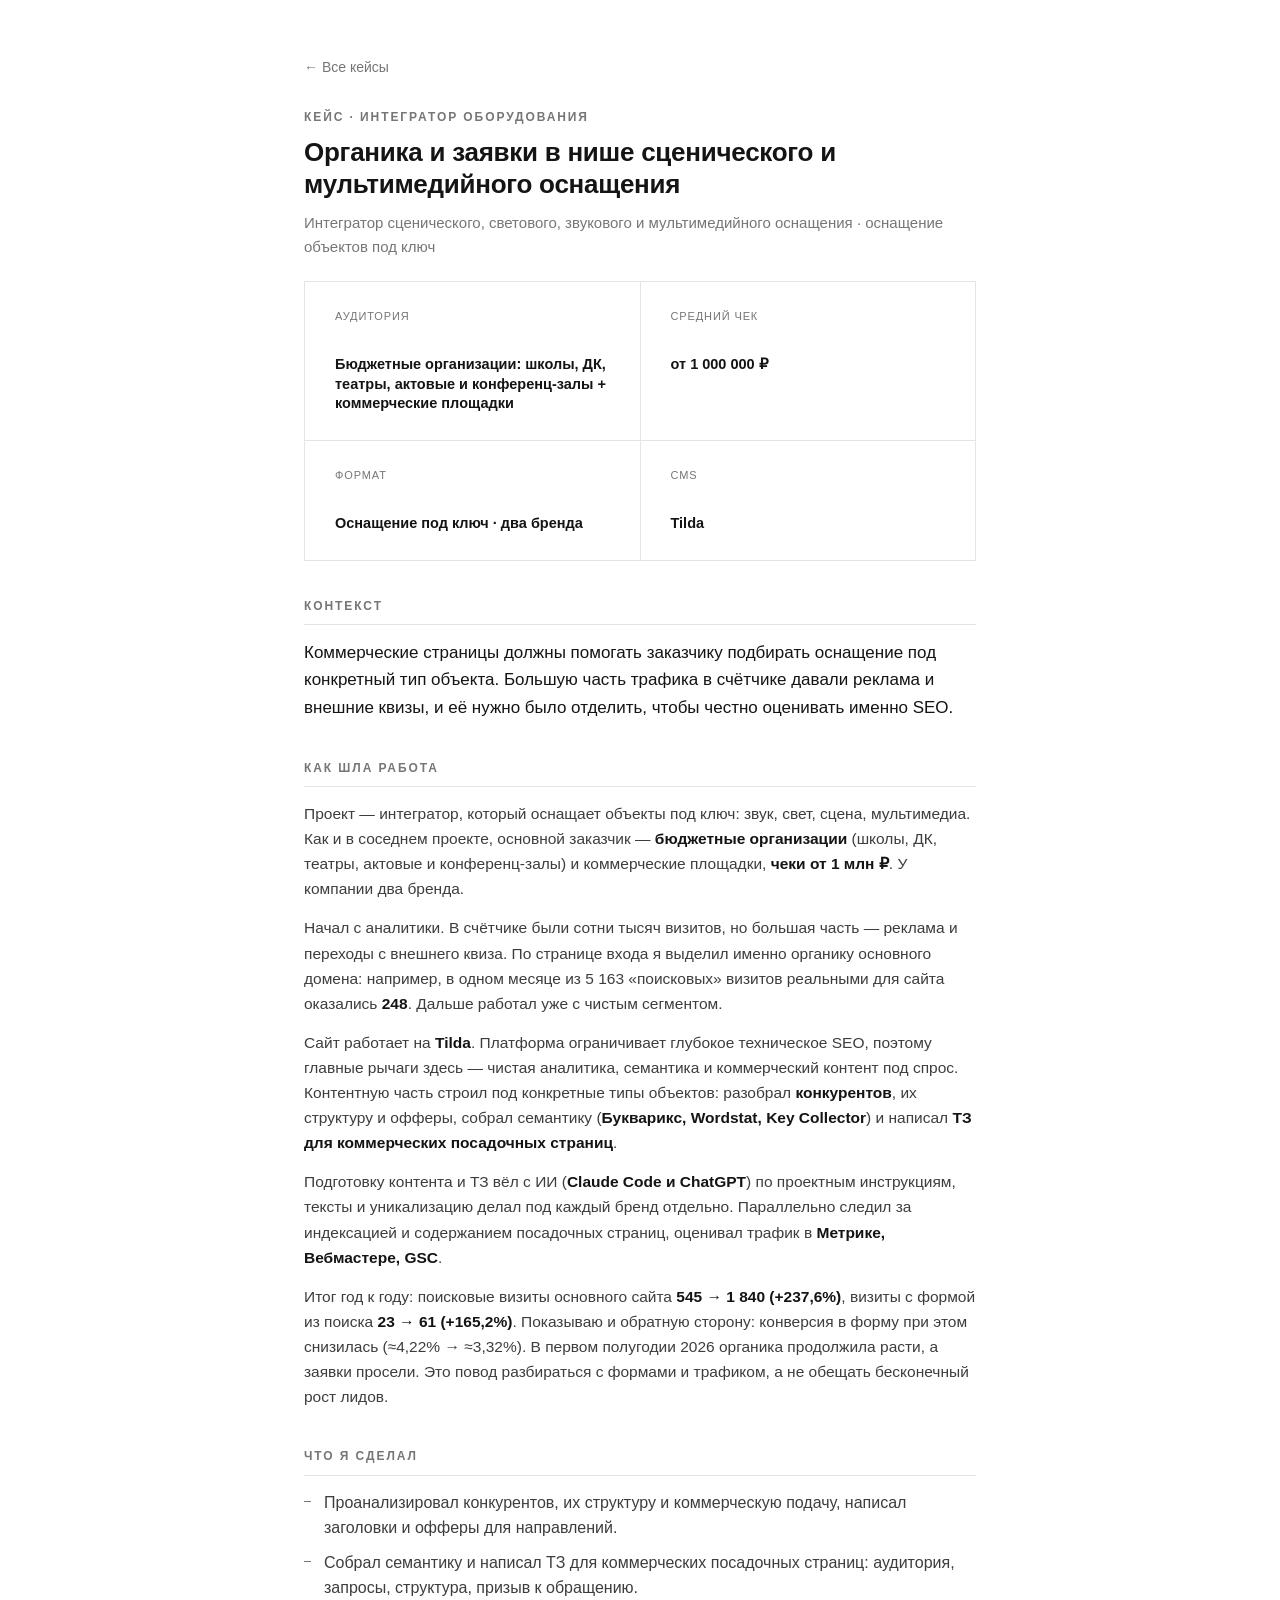
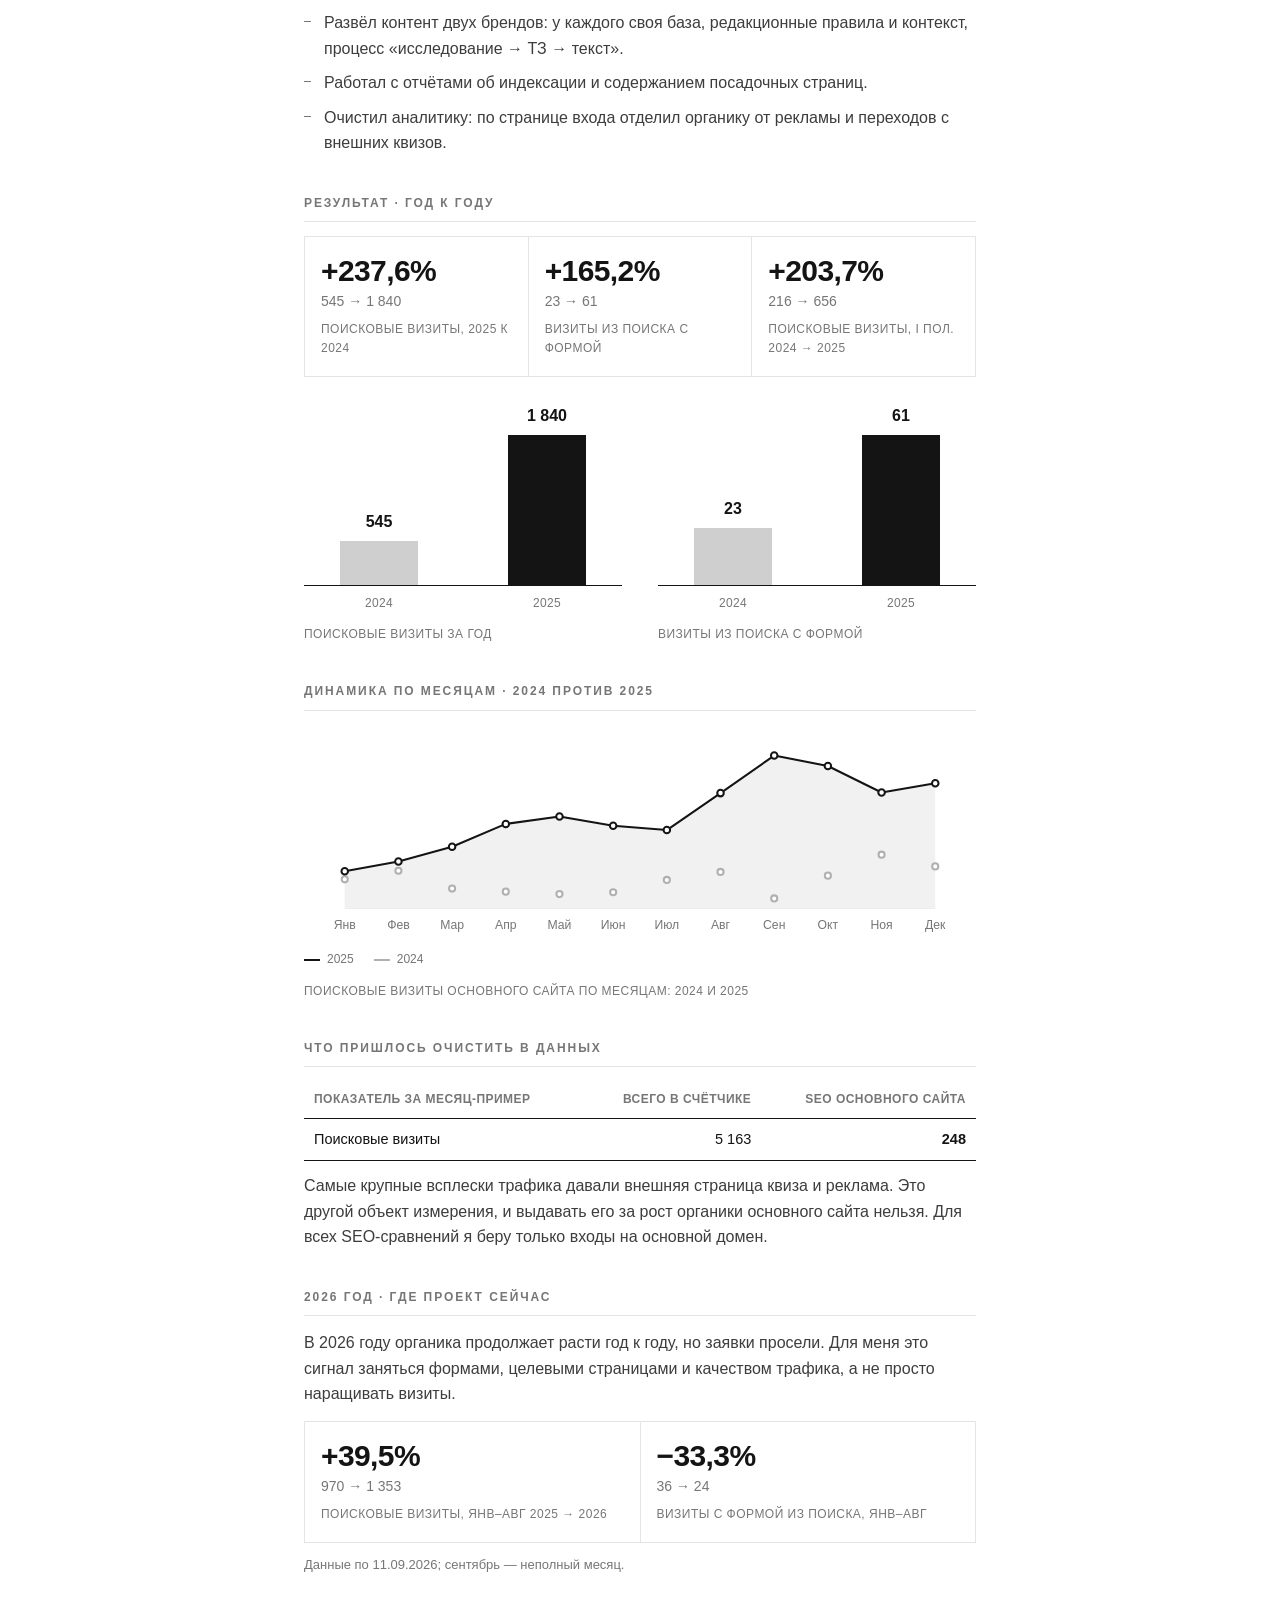
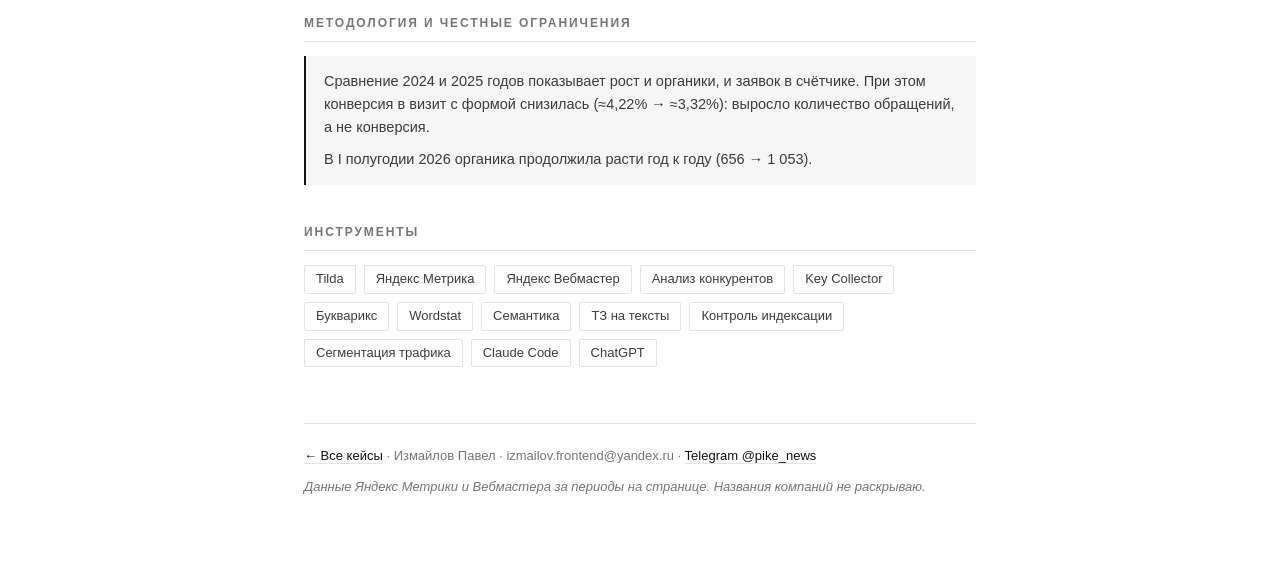
<file: case-multimedia.html>
<!DOCTYPE html>
<html lang="ru">
<head>
<meta charset="UTF-8">
<meta name="viewport" content="width=device-width, initial-scale=1">
<title>Кейс — интегратор мультимедийного оборудования · Измайлов Павел</title>
<meta name="description" content="SEO-кейс: рост поисковых визитов с 545 до 1 840 в год (+237,6%) и заявок из поиска с 23 до 61 в нише оснащения объектов.">
<link rel="stylesheet" href="styles.css">
</head>
<body>
<div class="wrap">

  <a class="back" href="index.html">← Все кейсы</a>

  <span class="eyebrow">Кейс · интегратор оборудования</span>
  <h1 class="case-title">Органика и заявки в нише сценического и мультимедийного оснащения</h1>
  <div class="case-niche">Интегратор сценического, светового, звукового и мультимедийного оснащения · оснащение объектов под ключ</div>

  <div class="projmeta">
    <div><div class="k">Аудитория</div><div class="v">Бюджетные организации: школы, ДК, театры, актовые и конференц-залы + коммерческие площадки</div></div>
    <div><div class="k">Средний чек</div><div class="v">от 1 000 000 ₽</div></div>
    <div><div class="k">Формат</div><div class="v">Оснащение под ключ · два бренда</div></div>
    <div><div class="k">CMS</div><div class="v">Tilda</div></div>
  </div>

  <section>
    <span class="eyebrow">Контекст</span>
    <p class="lead">Коммерческие страницы должны помогать заказчику подбирать оснащение под
    конкретный тип объекта. Большую часть трафика в счётчике давали реклама и внешние квизы, и
    её нужно было отделить, чтобы честно оценивать именно SEO.</p>
  </section>

  <section class="narrative">
    <span class="eyebrow">Как шла работа</span>
    <p>Проект — интегратор, который оснащает объекты под ключ: звук, свет, сцена, мультимедиа. Как и
    в соседнем проекте, основной заказчик — <strong>бюджетные организации</strong> (школы, ДК,
    театры, актовые и конференц-залы) и коммерческие площадки, <strong>чеки от 1 млн ₽</strong>.
    У компании два бренда.</p>

    <p>Начал с аналитики. В счётчике были сотни тысяч визитов, но большая часть — реклама и переходы
    с внешнего квиза. По странице входа я выделил именно органику основного домена: например, в одном
    месяце из 5 163 «поисковых» визитов реальными для сайта оказались <strong>248</strong>. Дальше
    работал уже с чистым сегментом.</p>

    <p>Сайт работает на <strong>Tilda</strong>. Платформа ограничивает глубокое техническое SEO,
    поэтому главные рычаги здесь — чистая аналитика, семантика и коммерческий контент под спрос.
    Контентную часть строил под конкретные типы объектов: разобрал <strong>конкурентов</strong>,
    их структуру и офферы, собрал семантику (<strong>Букварикс, Wordstat, Key Collector</strong>) и написал
    <strong>ТЗ для коммерческих посадочных страниц</strong>.</p>

    <p>Подготовку контента и ТЗ вёл с ИИ (<strong>Claude Code и ChatGPT</strong>) по проектным
    инструкциям, тексты и уникализацию делал под каждый бренд отдельно. Параллельно следил за
    индексацией и содержанием посадочных страниц, оценивал трафик в <strong>Метрике, Вебмастере, GSC</strong>.</p>

    <p>Итог год к году: поисковые визиты основного сайта <strong>545 → 1 840 (+237,6%)</strong>,
    визиты с формой из поиска <strong>23 → 61 (+165,2%)</strong>. Показываю и обратную сторону:
    конверсия в форму при этом снизилась (≈4,22% → ≈3,32%). В первом полугодии 2026 органика
    продолжила расти, а заявки просели. Это повод разбираться с формами и трафиком, а не обещать
    бесконечный рост лидов.</p>
  </section>

  <section>
    <span class="eyebrow">Что я сделал</span>
    <ul class="facts">
      <li>Проанализировал конкурентов, их структуру и коммерческую подачу, написал заголовки и офферы для направлений.</li>
      <li>Собрал семантику и написал ТЗ для коммерческих посадочных страниц: аудитория, запросы, структура, призыв к обращению.</li>
      <li>Развёл контент двух брендов: у каждого своя база, редакционные правила и контекст, процесс «исследование → ТЗ → текст».</li>
      <li>Работал с отчётами об индексации и содержанием посадочных страниц.</li>
      <li>Очистил аналитику: по странице входа отделил органику от рекламы и переходов с внешних квизов.</li>
    </ul>
  </section>

  <section>
    <span class="eyebrow">Результат · год к году</span>
    <div class="metrics">
      <div class="metric">
        <div class="num">+237,6%</div>
        <div class="delta">545 → 1 840</div>
        <div class="cap">Поисковые визиты, 2025 к 2024</div>
      </div>
      <div class="metric">
        <div class="num">+165,2%</div>
        <div class="delta">23 → 61</div>
        <div class="cap">Визиты из поиска с формой</div>
      </div>
      <div class="metric">
        <div class="num">+203,7%</div>
        <div class="delta">216 → 656</div>
        <div class="cap">Поисковые визиты, I пол. 2024 → 2025</div>
      </div>
    </div>
    <div class="barwrap" style="margin-top:26px">
      <figure class="barfig">
        <div class="barchart">
          <div class="barcol"><div class="bval">545</div><div class="bar prev" style="height:44px"></div></div>
          <div class="barcol"><div class="bval">1 840</div><div class="bar" style="height:150px"></div></div>
        </div>
        <div class="barlabs"><div>2024</div><div>2025</div></div>
        <figcaption>Поисковые визиты за год</figcaption>
      </figure>
      <figure class="barfig">
        <div class="barchart">
          <div class="barcol"><div class="bval">23</div><div class="bar prev" style="height:57px"></div></div>
          <div class="barcol"><div class="bval">61</div><div class="bar" style="height:150px"></div></div>
        </div>
        <div class="barlabs"><div>2024</div><div>2025</div></div>
        <figcaption>Визиты из поиска с формой</figcaption>
      </figure>
    </div>
  </section>

  <section>
    <span class="eyebrow">Динамика по месяцам · 2024 против 2025</span>
    <figure>
      <svg class="linechart" viewBox="0 0 660 210" preserveAspectRatio="xMidYMid meet" role="img" aria-label="Сравнение поисковых визитов по месяцам за 2024 и 2025 годы">
        <line class="grid" x1="40" y1="180" x2="620" y2="180"/>
        <path class="line2" d="M40.00,151.57 L92.73,143.10 L145.45,160.65 L198.18,163.67 L250.91,166.09 L303.64,164.27 L356.36,152.18 L409.09,144.31 L461.82,170.32 L514.55,147.94 L567.27,127.38 L620.00,138.87"/>
        <path class="area" d="M40.00,180 L40.00,143.71 L92.73,134.03 L145.45,119.52 L198.18,97.14 L250.91,89.88 L303.64,98.95 L356.36,103.19 L409.09,66.90 L461.82,30.00 L514.55,40.28 L567.27,66.29 L620.00,57.22 L620.00,180 Z"/>
        <path class="line" d="M40.00,143.71 L92.73,134.03 L145.45,119.52 L198.18,97.14 L250.91,89.88 L303.64,98.95 L356.36,103.19 L409.09,66.90 L461.82,30.00 L514.55,40.28 L567.27,66.29 L620.00,57.22"/>
        <circle class="dot2" cx="40.00" cy="151.57" r="3.0"/><circle class="dot2" cx="92.73" cy="143.10" r="3.0"/><circle class="dot2" cx="145.45" cy="160.65" r="3.0"/><circle class="dot2" cx="198.18" cy="163.67" r="3.0"/><circle class="dot2" cx="250.91" cy="166.09" r="3.0"/><circle class="dot2" cx="303.64" cy="164.27" r="3.0"/><circle class="dot2" cx="356.36" cy="152.18" r="3.0"/><circle class="dot2" cx="409.09" cy="144.31" r="3.0"/><circle class="dot2" cx="461.82" cy="170.32" r="3.0"/><circle class="dot2" cx="514.55" cy="147.94" r="3.0"/><circle class="dot2" cx="567.27" cy="127.38" r="3.0"/><circle class="dot2" cx="620.00" cy="138.87" r="3.0"/>
        <circle class="dot" cx="40.00" cy="143.71" r="3.2"/><circle class="dot" cx="92.73" cy="134.03" r="3.2"/><circle class="dot" cx="145.45" cy="119.52" r="3.2"/><circle class="dot" cx="198.18" cy="97.14" r="3.2"/><circle class="dot" cx="250.91" cy="89.88" r="3.2"/><circle class="dot" cx="303.64" cy="98.95" r="3.2"/><circle class="dot" cx="356.36" cy="103.19" r="3.2"/><circle class="dot" cx="409.09" cy="66.90" r="3.2"/><circle class="dot" cx="461.82" cy="30.00" r="3.2"/><circle class="dot" cx="514.55" cy="40.28" r="3.2"/><circle class="dot" cx="567.27" cy="66.29" r="3.2"/><circle class="dot" cx="620.00" cy="57.22" r="3.2"/>
        <text class="lbl" x="40.00" y="200" text-anchor="middle">Янв</text><text class="lbl" x="92.73" y="200" text-anchor="middle">Фев</text><text class="lbl" x="145.45" y="200" text-anchor="middle">Мар</text><text class="lbl" x="198.18" y="200" text-anchor="middle">Апр</text><text class="lbl" x="250.91" y="200" text-anchor="middle">Май</text><text class="lbl" x="303.64" y="200" text-anchor="middle">Июн</text><text class="lbl" x="356.36" y="200" text-anchor="middle">Июл</text><text class="lbl" x="409.09" y="200" text-anchor="middle">Авг</text><text class="lbl" x="461.82" y="200" text-anchor="middle">Сен</text><text class="lbl" x="514.55" y="200" text-anchor="middle">Окт</text><text class="lbl" x="567.27" y="200" text-anchor="middle">Ноя</text><text class="lbl" x="620.00" y="200" text-anchor="middle">Дек</text>
      </svg>
      <div class="legend"><span class="k"><span class="sw"></span>2025</span><span class="k"><span class="sw prev"></span>2024</span></div>
      <figcaption>Поисковые визиты основного сайта по месяцам: 2024 и 2025</figcaption>
    </figure>
  </section>

  <section>
    <span class="eyebrow">Что пришлось очистить в данных</span>
    <table>
      <thead>
        <tr><th>Показатель за месяц-пример</th><th>Всего в счётчике</th><th>SEO основного сайта</th></tr>
      </thead>
      <tbody>
        <tr><td>Поисковые визиты</td><td>5 163</td><td class="pos">248</td></tr>
      </tbody>
    </table>
    <p style="margin-top:12px">Самые крупные всплески трафика давали внешняя страница квиза и
    реклама. Это другой объект измерения, и выдавать его за рост органики основного сайта нельзя.
    Для всех SEO-сравнений я беру только входы на основной домен.</p>
  </section>

  <section>
    <span class="eyebrow">2026 год · где проект сейчас</span>
    <p>В 2026 году органика продолжает расти год к году, но заявки просели. Для меня это сигнал
    заняться формами, целевыми страницами и качеством трафика, а не просто наращивать визиты.</p>
    <div class="metrics two" style="margin-top:8px">
      <div class="metric"><div class="num">+39,5%</div><div class="delta">970 → 1 353</div><div class="cap">Поисковые визиты, янв–авг 2025 → 2026</div></div>
      <div class="metric"><div class="num">−33,3%</div><div class="delta">36 → 24</div><div class="cap">Визиты с формой из поиска, янв–авг</div></div>
    </div>
    <p class="chart-cap" style="margin-top:12px">Данные по 11.09.2026; сентябрь — неполный месяц.</p>
  </section>

  <section>
    <span class="eyebrow">Методология и честные ограничения</span>
    <div class="note">
      <p>Сравнение 2024 и 2025 годов показывает рост и органики, и заявок в счётчике. При этом
      конверсия в визит с формой снизилась (≈4,22% → ≈3,32%): выросло количество обращений, а не
      конверсия.</p>
      <p>В I полугодии 2026 органика продолжила расти год к году (656 → 1 053).</p>
    </div>
  </section>

  <section>
    <span class="eyebrow">Инструменты</span>
    <div class="tools">
      <span>Tilda</span><span>Яндекс Метрика</span><span>Яндекс Вебмастер</span><span>Анализ конкурентов</span>
      <span>Key Collector</span><span>Букварикс</span><span>Wordstat</span><span>Семантика</span>
      <span>ТЗ на тексты</span><span>Контроль индексации</span><span>Сегментация трафика</span>
      <span>Claude Code</span><span>ChatGPT</span>
    </div>
  </section>

  <footer class="site-foot">
    <div><a href="index.html">← Все кейсы</a> · Измайлов Павел · izmailov.frontend@yandex.ru · <a href="https://t.me/pike_news">Telegram @pike_news</a></div>
    <div class="disc">Данные Яндекс Метрики и Вебмастера за периоды на странице. Названия компаний не раскрываю.</div>
  </footer>

</div>
</body>
</html>
</file>
<file: styles.css>
/* ==========================================================================
   Портфолио — строгий минимализм, монохром. Только факты.
   ========================================================================== */
:root{
  --ink:#141414;        /* основной текст */
  --ink-soft:#3d3d3d;   /* вторичный текст */
  --muted:#767676;      /* подписи, метки */
  --line:#e4e4e4;       /* тонкие линии */
  --line-strong:#141414;/* акцентные линии */
  --bg:#ffffff;
  --bg-soft:#f6f6f6;    /* фон таблиц/блоков */
  --maxw:720px;
}
*{box-sizing:border-box;margin:0;padding:0}
html{-webkit-text-size-adjust:100%}
body{
  font-family:"Segoe UI","Helvetica Neue",Arial,sans-serif;
  color:var(--ink);
  background:var(--bg);
  font-size:16px;
  line-height:1.6;
  font-feature-settings:"tnum" 1;
  -webkit-font-smoothing:antialiased;
}
.wrap{max-width:var(--maxw);margin:0 auto;padding:56px 24px 72px}

a{color:var(--ink);text-decoration:none;border-bottom:1px solid var(--line)}
a:hover{border-bottom-color:var(--ink)}

/* --- Служебные метки / eyebrow --- */
.eyebrow{
  display:block;
  font-size:12px;letter-spacing:.16em;text-transform:uppercase;
  color:var(--muted);font-weight:600;
}
.back{display:block;margin-bottom:30px;font-size:14px;color:var(--muted);border:0}
.back:hover{color:var(--ink)}

/* --- Шапка --- */
.masthead{border-bottom:2px solid var(--line-strong);padding-bottom:22px;margin-bottom:40px}
.masthead h1{font-size:28px;font-weight:700;letter-spacing:-.01em}
.masthead .role{color:var(--ink-soft);font-size:16px;margin-top:4px}
.masthead .contacts{margin-top:14px;font-size:14px;color:var(--muted);display:flex;flex-wrap:wrap;gap:4px 18px}
.masthead .contacts a{color:var(--muted);border-bottom-color:var(--line)}
.masthead .contacts a:hover{color:var(--ink)}

/* --- Заголовок кейса --- */
.case-title{font-size:26px;font-weight:700;line-height:1.25;margin:8px 0 10px;letter-spacing:-.01em}
.case-niche{color:var(--muted);font-size:15px;margin-bottom:22px}

/* Блок бизнес-контекста проекта */
.projmeta{display:grid;grid-template-columns:repeat(2,1fr);gap:1px;background:var(--line);border:1px solid var(--line);margin-bottom:36px}
.projmeta div{background:var(--bg);padding:13px 15px}
.projmeta .k{font-size:11px;letter-spacing:.08em;text-transform:uppercase;color:var(--muted)}
.projmeta .v{font-size:14.5px;color:var(--ink);font-weight:600;margin-top:4px;line-height:1.35}
@media (max-width:560px){.projmeta{grid-template-columns:1fr}}

/* Живое описание */
.narrative p{color:var(--ink-soft);font-size:15.5px;line-height:1.62}
.narrative p strong{color:var(--ink)}

/* Пример «было / стало» (мета-теги) */
.metaex{display:grid;grid-template-columns:1fr 1fr;gap:1px;background:var(--line);border:1px solid var(--line);margin-top:16px}
.metaex > div{background:var(--bg);padding:15px 17px}
.metaex .h{font-size:11px;letter-spacing:.1em;text-transform:uppercase;color:var(--muted);margin-bottom:10px;font-weight:600}
.metaex .lab{font-size:10.5px;letter-spacing:.06em;text-transform:uppercase;color:var(--muted);margin-top:11px}
.metaex .t{font-size:13.5px;line-height:1.5;color:var(--ink);margin-top:3px}
.metaex .before .t{color:#9a9a9a}
.metaex .before .h{color:#9a9a9a}
.metaex .after{border-left:2px solid var(--ink)}
@media (max-width:560px){.metaex{grid-template-columns:1fr}}

/* --- Секции --- */
section{margin-bottom:38px}
section > .eyebrow{display:block;margin-bottom:14px;padding-bottom:8px;border-bottom:1px solid var(--line)}
h2.sec{font-size:13px} /* fallback */
p{margin-bottom:14px;color:var(--ink-soft)}
p.lead{font-size:17px;color:var(--ink);margin-bottom:0}
strong{color:var(--ink);font-weight:600}

ul.facts{list-style:none}
ul.facts li{position:relative;padding-left:20px;margin-bottom:9px;color:var(--ink-soft)}
ul.facts li::before{content:"";position:absolute;left:0;top:11px;width:7px;height:1px;background:var(--muted)}

/* --- Метрики (крупные числа) --- */
.metrics{display:grid;grid-template-columns:repeat(3,1fr);gap:1px;background:var(--line);border:1px solid var(--line)}
.metrics.two{grid-template-columns:repeat(2,1fr)}
.metric{background:var(--bg);padding:18px 16px}
.metric .num{font-size:30px;font-weight:700;letter-spacing:-.02em;line-height:1.05}
.metric .delta{font-size:14px;color:var(--muted);margin-top:3px}
.metric .cap{font-size:12px;letter-spacing:.04em;color:var(--muted);margin-top:8px;text-transform:uppercase}

/* --- Таблицы --- */
table{width:100%;border-collapse:collapse;font-size:14.5px;margin-top:4px}
caption{text-align:left;color:var(--muted);font-size:13px;margin-bottom:8px}
th,td{padding:9px 10px;border-bottom:1px solid var(--line);text-align:right}
th:first-child,td:first-child{text-align:left}
thead th{color:var(--muted);font-weight:600;font-size:12px;letter-spacing:.04em;text-transform:uppercase;border-bottom:1px solid var(--line-strong)}
tbody tr:last-child td{border-bottom:1px solid var(--line-strong)}
td.pos{color:var(--ink);font-weight:600}

/* --- Графики --- */
.chart-cap{color:var(--muted);font-size:13px;margin:2px 0 14px}
figure{margin:0}
figcaption{color:var(--muted);font-size:12px;letter-spacing:.04em;text-transform:uppercase;margin-top:12px}

/* Линейный график (SVG) */
.linechart{width:100%;height:auto;display:block;overflow:visible}
.linechart .grid{stroke:var(--line);stroke-width:1}
.linechart .area{fill:#f1f1f1}
.linechart .line{fill:none;stroke:var(--ink);stroke-width:2;stroke-linejoin:round;stroke-linecap:round}
.linechart .dot{fill:var(--bg);stroke:var(--ink);stroke-width:2}
.linechart .lbl{fill:var(--muted);font-size:12px}
.linechart .val{fill:var(--ink);font-size:12px;font-weight:600}
.linechart .area2{fill:none}
.linechart .line2{fill:none;stroke:#b0b0b0;stroke-width:2;stroke-linejoin:round;stroke-linecap:round}
.linechart .dot2{fill:var(--bg);stroke:#b0b0b0;stroke-width:2}
.linechart .val2{fill:#8a8a8a;font-size:12px;font-weight:600}
.legend{display:flex;gap:20px;margin-top:12px;font-size:12px;color:var(--muted)}
.legend .k{display:inline-flex;align-items:center;gap:7px}
.legend .sw{display:inline-block;width:16px;height:0;border-top:2px solid var(--ink)}
.legend .sw.prev{border-top-color:#b0b0b0}

/* Спарклайн на карточке */
.spark{display:block;width:100%;height:38px;margin:12px 0 2px}
.spark .sarea{fill:#ededed}
.spark .sline{fill:none;stroke:var(--ink);stroke-width:2;stroke-linejoin:round;stroke-linecap:round}
.spark .sdot{fill:var(--ink)}

/* Столбчатый график (CSS) */
.barwrap{display:flex;gap:36px;flex-wrap:wrap}
.barwrap .barfig{flex:1;min-width:190px}
.barchart{display:flex;align-items:flex-end;gap:30px;border-bottom:1px solid var(--line-strong);padding:0 6px;min-height:170px}
.barcol{flex:1;display:flex;flex-direction:column;align-items:center;justify-content:flex-end}
.barcol .bval{font-size:16px;font-weight:700;margin-bottom:6px;color:var(--ink);white-space:nowrap}
.bar{width:100%;max-width:78px;background:var(--ink)}
.bar.prev{background:#cfcfcf}
.barlabs{display:flex;gap:30px;padding:0 6px;margin-top:8px}
.barlabs div{flex:1;text-align:center;font-size:12px;letter-spacing:.03em;text-transform:uppercase;color:var(--muted)}

/* --- Блок «оговорки/методика» --- */
.note{background:var(--bg-soft);border-left:2px solid var(--ink);padding:14px 18px;font-size:14.5px}
.note p{color:var(--ink-soft);margin-bottom:8px}
.note p:last-child{margin-bottom:0}

/* --- Теги инструментов --- */
.tools{display:flex;flex-wrap:wrap;gap:8px}
.tools span{border:1px solid var(--line);color:var(--ink-soft);font-size:13px;padding:3px 11px;border-radius:2px}

/* --- Карточки кейсов на главной --- */
.cases{display:grid;gap:1px;background:var(--line);border:1px solid var(--line)}
.case-card{display:block;background:var(--bg);padding:24px;border:0}
.case-card:hover{background:var(--bg-soft)}
.case-card .kicker{font-size:12px;letter-spacing:.14em;text-transform:uppercase;color:var(--muted)}
.case-card h3{font-size:19px;font-weight:700;margin:6px 0 6px;letter-spacing:-.01em;color:var(--ink)}
.case-card p{font-size:14.5px;margin:0 0 14px}
.case-card .cc-metric{font-size:22px;font-weight:700;color:var(--ink)}
.case-card .cc-metric span{font-size:14px;font-weight:400;color:var(--muted)}
.case-card .cms{font-size:12px;letter-spacing:.06em;text-transform:uppercase;color:var(--muted);margin:-2px 0 12px}
.case-card .cms b{color:var(--ink-soft);font-weight:600}
.case-card .go{display:inline-block;margin-top:14px;font-size:14px;color:var(--muted)}
.case-card:hover .go{color:var(--ink)}

/* --- Футер --- */
.site-foot{margin-top:56px;padding-top:22px;border-top:1px solid var(--line);font-size:13px;color:var(--muted)}
.site-foot .disc{margin-top:10px;font-style:italic}

@media (max-width:560px){
  .wrap{padding:36px 18px 56px}
  .metrics,.metrics.two{grid-template-columns:1fr}
  .masthead h1{font-size:24px}
  .case-title{font-size:22px}
}
</file>
